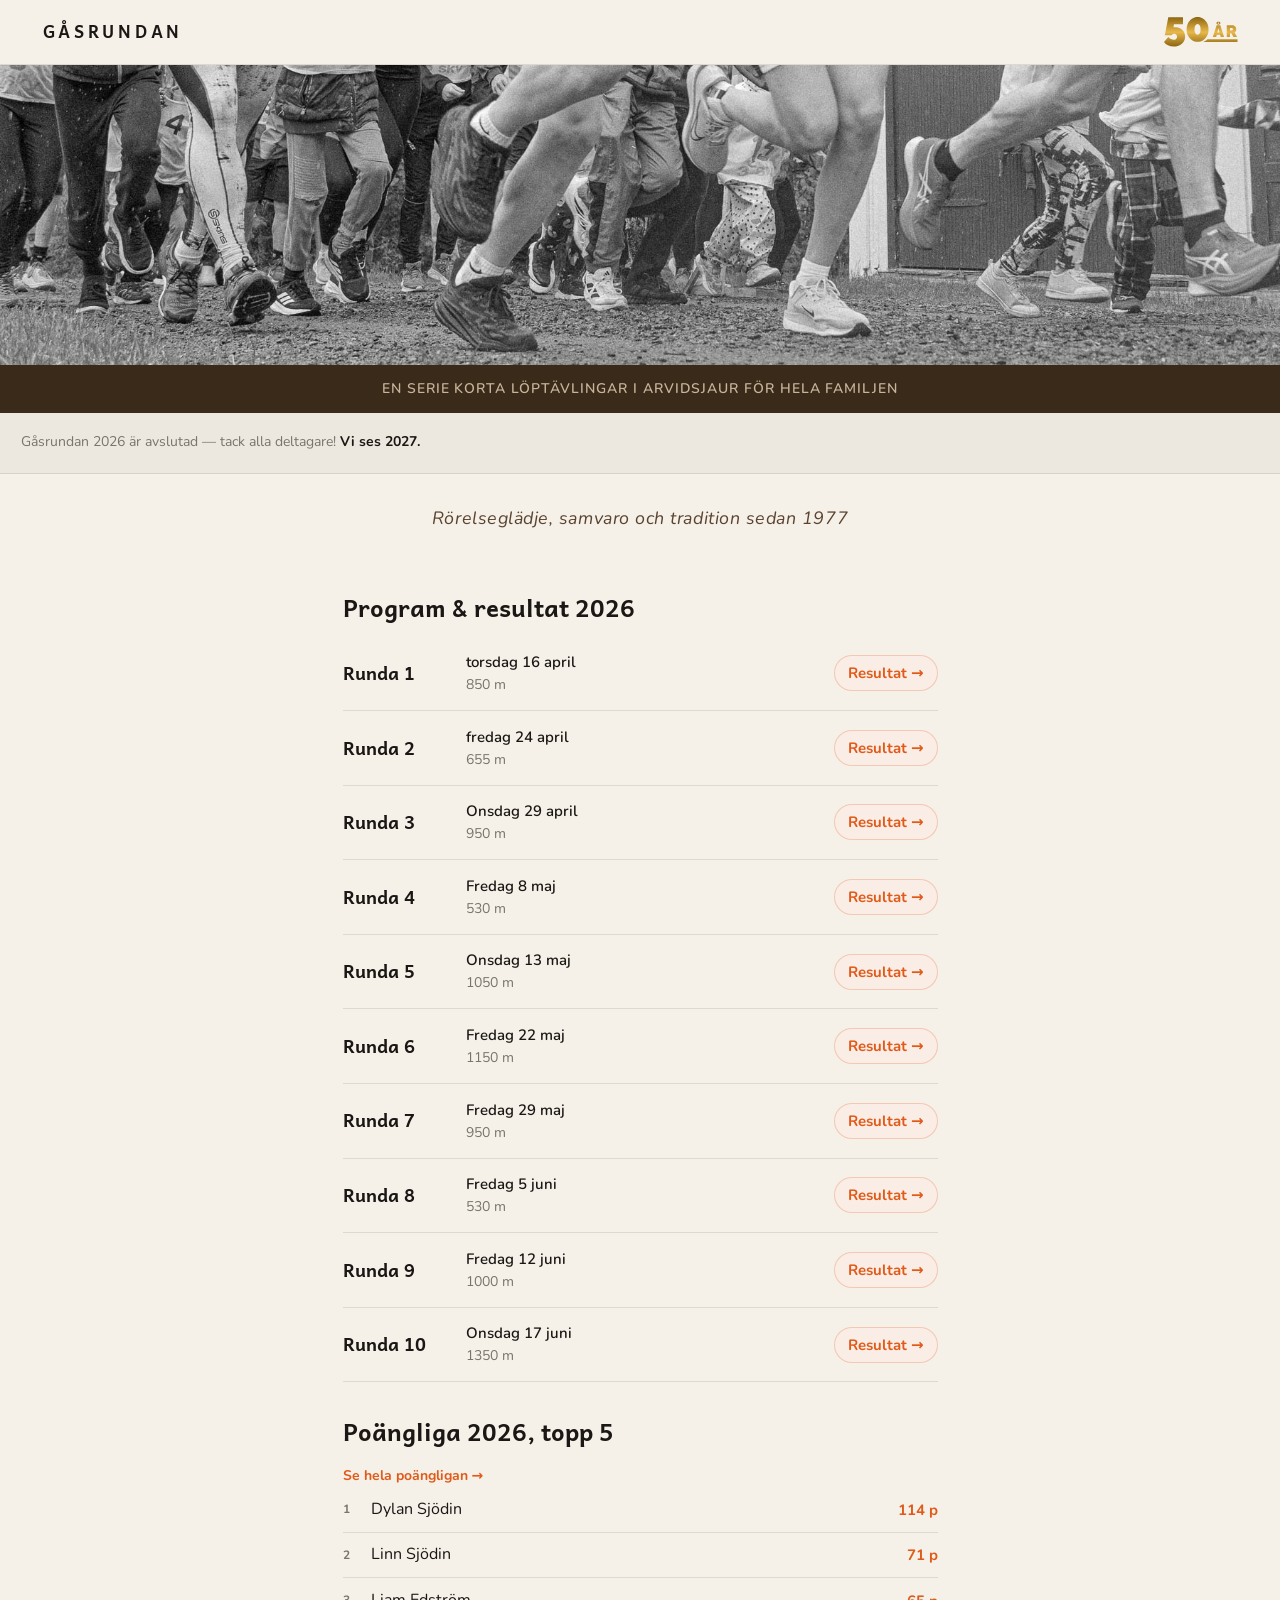
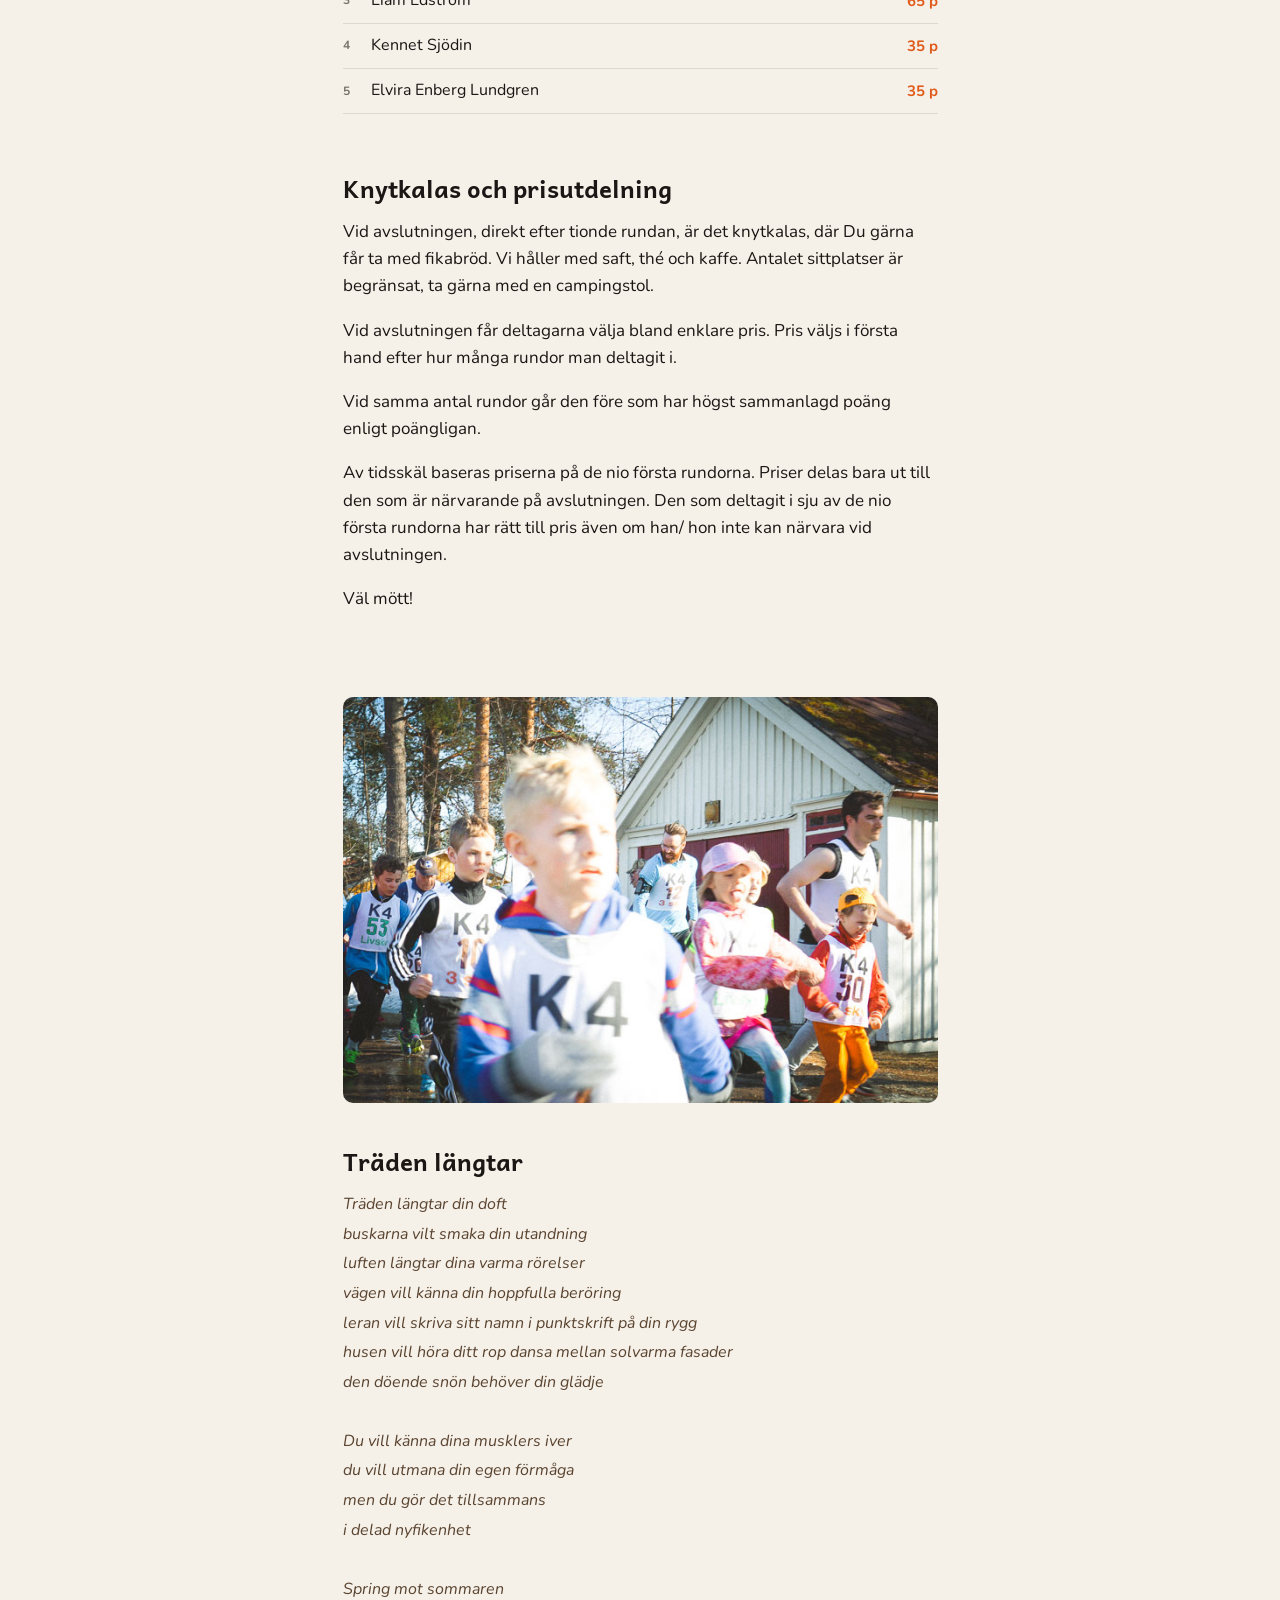
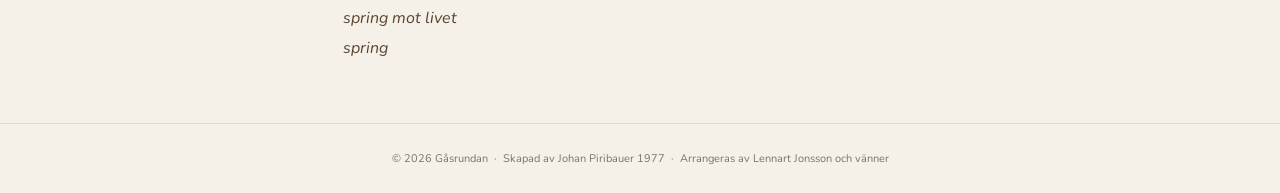
<file: index.html>
<!DOCTYPE html>
<html lang="sv">
<head>
  <meta charset="UTF-8">
  <meta name="viewport" content="width=device-width, initial-scale=1.0">
  <title>Gåsrundan 2026</title>
  <meta name="description" content="Gåsrundan 2026 – 50-årsjubileum! En serie korta löptävlingar för alla åldrar och utan kostnad.">
  <link rel="stylesheet" href="css/gasrundan.css">
</head>
<body>

<header>
  <div class="topbar">
    <span class="logo">Gåsrundan</span>
    <img src="img/gasrundan-50.svg" alt="50 år" class="jubileum-emblem-img">
  </div>
  <div class="photo-band">
  <img src="img/gasrundan-hero.jpg" alt="Löpare vid start av Gåsrundan">
</div>
  <div class="tagline-strip">
    En serie korta löptävlingar i Arvidsjaur för hela familjen
  </div>
</header>

<div id="hero-container"></div>

<div class="ingress">
  <p>Rörelseglädje, samvaro och tradition sedan 1977</p>
</div>

<main class="main">
  <h2 class="section-head">Program &amp; resultat 2026</h2>
  <div id="program-list" class="runda-list">
    <p class="loading">Laddar…</p>
  </div>

  <h2 class="section-head">
    Poängliga 2026, topp 5
  </h2>
  <a href="pongligan.html" style="font-size:14px;font-weight:700;color:var(--gc-orange);text-decoration:none;font-family:var(--gc-nunito);">Se hela poängligan →</a>
  <div id="standing-container">
    <p class="loading">Laddar…</p>
  </div>


  <section class="knytkalas-section">
  <h2 class="section-head">Knytkalas och prisutdelning</h2>
  <p>Vid avslutningen, direkt efter tionde rundan, är det knytkalas, där Du gärna
får ta med fikabröd. Vi håller med saft, thé och kaffe. Antalet sittplatser är
begränsat, ta gärna med en campingstol.</p>

  <p>Vid avslutningen får deltagarna välja bland enklare pris. Pris väljs i första
hand efter hur många rundor man deltagit i. </p>
<p>Vid samma antal rundor går den före som har högst sammanlagd poäng enligt
poängligan.</p>
<p>Av tidsskäl baseras priserna på de nio första rundorna. Priser delas bara ut till den som är närvarande på avslutningen.
Den som deltagit i sju av de nio första rundorna har rätt till pris även om han/
hon inte kan närvara vid avslutningen.</p>
<p>Väl mött!</p>

</section>

  


  <div class="poem-section">
    <img src="img/gasrundan-start.jpg" alt="Löpare vid start av Gåsrundan" class="content-photo"> 
  <h2 class="section-head">Träden längtar</h2>
  <div class="poem-body">Träden längtar din doft
buskarna vilt smaka din utandning
luften längtar dina varma rörelser
vägen vill känna din hoppfulla beröring
leran vill skriva sitt namn i punktskrift på din rygg
husen vill höra ditt rop dansa mellan solvarma fasader
den döende snön behöver din glädje

Du vill känna dina musklers iver
du vill utmana din egen förmåga
men du gör det tillsammans
i delad nyfikenhet

Spring mot sommaren
spring mot livet
spring</div>

</div>

</main>

<footer class="site-footer">
  © 2026 Gåsrundan &nbsp;·&nbsp; Skapad av Johan Piribauer 1977 &nbsp;·&nbsp; Arrangeras av Lennart Jonsson och vänner
</footer>

<script>

function formatDate(dateStr, dag) {
  const d = new Date(dateStr + 'T12:00:00');
  const months = ['januari','februari','mars','april','maj','juni','juli','augusti','september','oktober','november','december'];
  return dag + ' ' + d.getDate() + ' ' + months[d.getMonth()];
}

async function init() {
  let data;
  try {
    const res = await fetch('data/2026.json');
    if (!res.ok) throw new Error('HTTP ' + res.status);
    data = await res.json();
  } catch (e) {
    document.getElementById('program-list').innerHTML = '<p class="error-msg">Kunde inte ladda data.</p>';
    return;
  }

  const today = new Date();
  today.setHours(0, 0, 0, 0);

  // Find states — only first round without results & in future is "next"
  let nextAssigned = false;
  const states = data.rundor.map(r => {
    const hasResults = r.resultat && r.resultat.length > 0;
    const roundDate = new Date(r.datum + 'T00:00:00');
    if (hasResults) return 'done';
    if (!nextAssigned && roundDate >= today) {
      nextAssigned = true;
      return 'next';
    }
    return 'upcoming';
  });

  // Hero
  const nextIndex = states.indexOf('next');
  const heroEl = document.getElementById('hero-container');
  if (nextIndex >= 0) {
    const r = data.rundor[nextIndex];
    heroEl.innerHTML = `
      <div class="hero">
        <div class="hero-eyebrow">Nästa runda</div>
        <div class="hero-title">${formatDate(r.datum, r.dag)}</div>
        <div class="hero-sub" style="margin-bottom:1rem;">Runda ${r.nr} &nbsp;·&nbsp; ${r.stracka_meter} meter</div>
        <div style="display:flex;flex-direction:column;gap:4px;">
          <div class="hero-meta-item">${data.plats}</div>
          <div class="hero-meta-item">Start kl. ${data.start_tid} &nbsp;·&nbsp; Anmälan från ${data.anmalan_tid}</div>
        </div>
      </div>`;
  } else {
    heroEl.innerHTML = `
      <div class="hero-done">
        <p>Gåsrundan 2026 är avslutad — tack alla deltagare! <strong>Vi ses 2027.</strong></p>
      </div>`;
  }

  // Program list
  const listEl = document.getElementById('program-list');
  listEl.innerHTML = data.rundor.map((r, i) => {
    const state = states[i];
    const dateLabel = formatDate(r.datum, r.dag);
    if (state === 'done') {
      return `<a class="runda-row done" href="lopp.html?runda=${r.nr}">
        <div class="runda-nr">Runda ${r.nr}</div>
        <div class="runda-info">
          <div class="runda-dag">${dateLabel}</div>
          <div class="runda-dist">${r.stracka_meter} m</div>
        </div>
        <span class="result-pill">Resultat →</span>
      </a>`;
    }
   if (state === 'next') {
    return `<div class="runda-row next">
      <div class="runda-nr">Runda ${r.nr}</div>
      <div class="runda-info">
        <div class="runda-dag">${dateLabel}</div>
        <div class="runda-dist">${r.stracka_meter} m</div>
      </div>
      ${r.event ? `<span class="event-badge">${r.event}</span>` : '<span class="next-badge">Nästa</span>'}
    </div>`;
  }
  return `<div class="runda-row upcoming">
    <div class="runda-nr">Runda ${r.nr}</div>
    <div class="runda-info">
      <div class="runda-dag">${dateLabel}</div>
      <div class="runda-dist">${r.stracka_meter} m</div>
    </div>
    ${r.event ? `<span class="event-badge">${r.event}</span>` : ''}
  </div>`;
  }).join('');

  // Standings
  const standingEl = document.getElementById('standing-container');
  const stallning = data.stallning || [];

  if (!stallning.length) {
    standingEl.innerHTML = '<p class="standing-note">Inga rundor avklarade ännu — säsongen startar ' + formatDate(data.rundor[0].datum, data.rundor[0].dag) + '.</p>';
    return;
  }

  const top = stallning.slice(0, 5);
  standingEl.innerHTML = '<table class="standing-table">'
    + top.map(p =>
        `<tr><td>${p.plats}</td><td>${p.namn}</td><td>${Number.isInteger(p.poang) ? p.poang : p.poang.toFixed(1)} p</td></tr>`
      ).join('')
    + '</table>';
}

init();
</script>
</body>
</html>
</file>
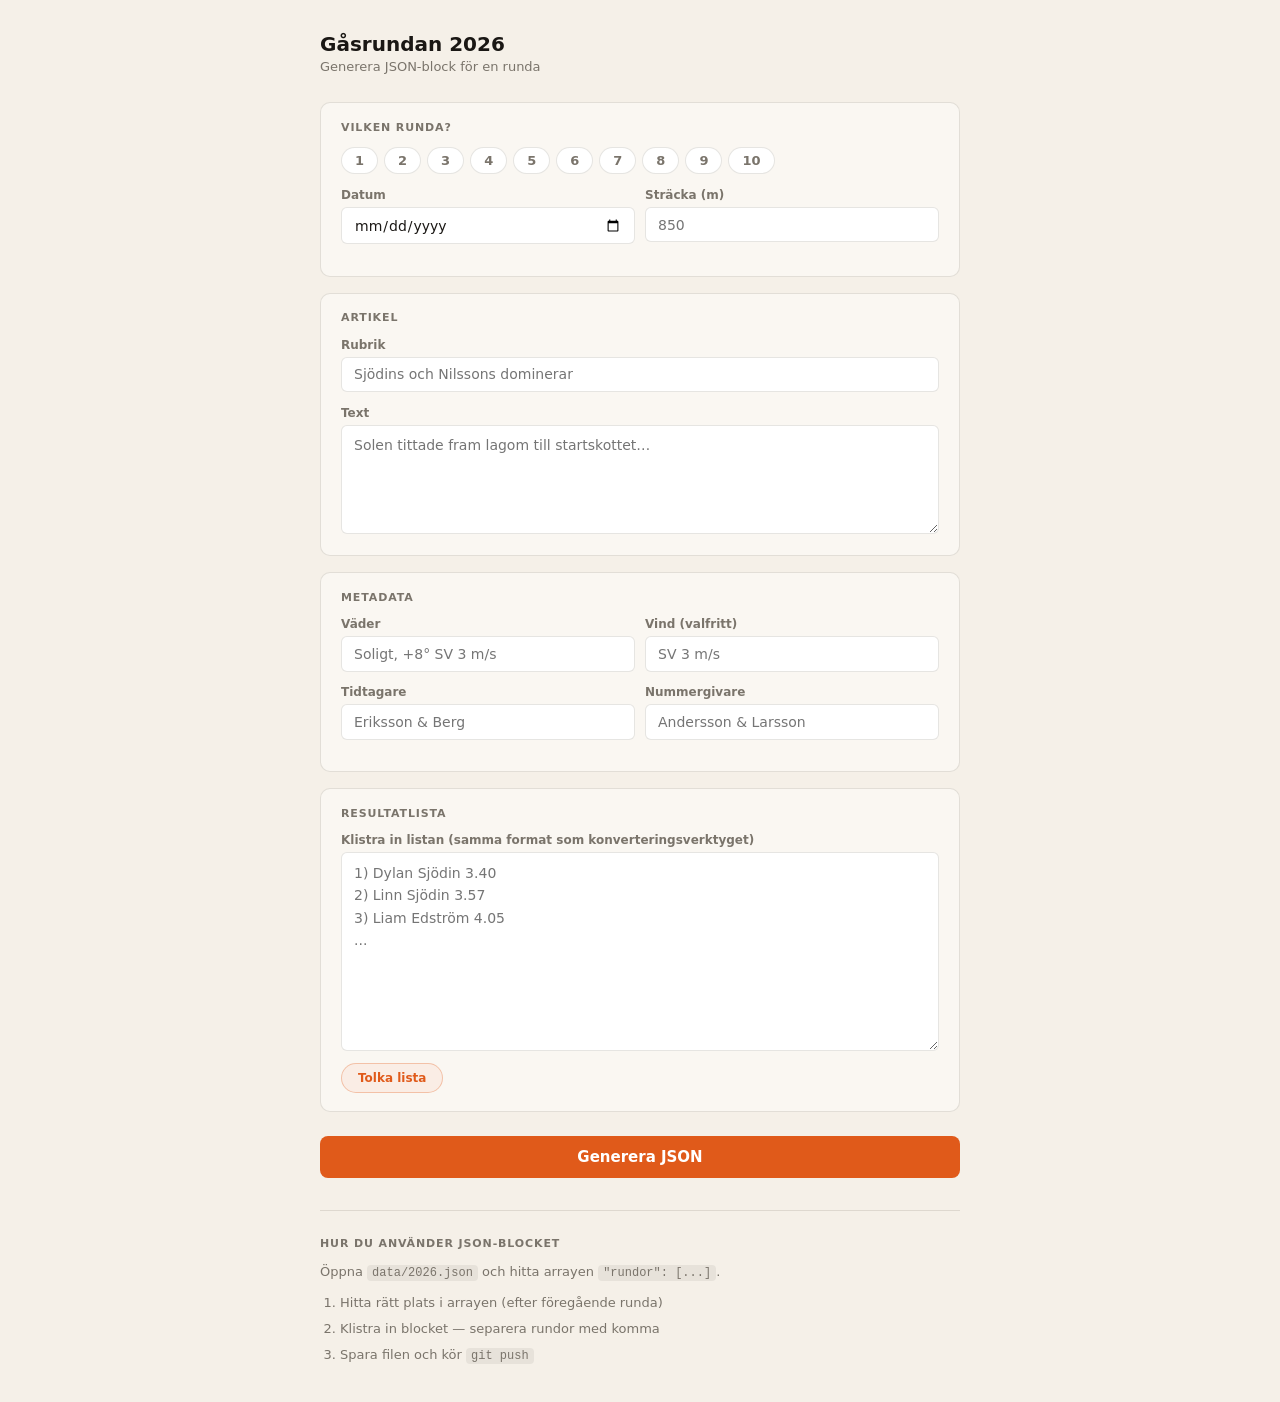
<file: gasrundan-json-generator.html>
<!DOCTYPE html>
<html lang="sv">
<head>
<meta charset="UTF-8">
<meta name="viewport" content="width=device-width, initial-scale=1.0">
<title>Gåsrundan — Generera JSON</title>
<style>
  :root {
    --orange: #E05A1A;
    --orange-light: #FAEDE5;
    --bg: #F5F0E8;
    --card: #FAF7F2;
    --text: #1A1714;
    --muted: #7A746B;
    --border: rgba(90,80,60,0.15);
    --green: #2a6b3a;
    --green-light: #eaf3de;
  }
  * { box-sizing: border-box; margin: 0; padding: 0; }
  body {
    font-family: system-ui, sans-serif;
    background: var(--bg); color: var(--text);
    font-size: 15px; padding: 2rem 1.25rem;
    max-width: 680px; margin: 0 auto;
  }
  h1 { font-size: 20px; font-weight: 700; margin-bottom: 0.2rem; }
  .sub { font-size: 13px; color: var(--muted); margin-bottom: 1.75rem; }

  .section {
    background: var(--card); border: 0.5px solid var(--border);
    border-radius: 10px; padding: 1.1rem 1.25rem; margin-bottom: 1rem;
  }
  .section-title {
    font-size: 11px; font-weight: 700; letter-spacing: 0.08em;
    text-transform: uppercase; color: var(--muted); margin-bottom: 0.85rem;
  }
  .field { margin-bottom: 0.85rem; }
  .field:last-child { margin-bottom: 0; }
  label {
    display: block; font-size: 12px; font-weight: 600;
    color: var(--muted); margin-bottom: 0.3rem;
  }
  input[type="text"], input[type="number"], input[type="date"], textarea, select {
    width: 100%; border: 0.5px solid var(--border);
    border-radius: 6px; padding: 0.55rem 0.75rem;
    font-size: 14px; font-family: inherit;
    background: #fff; color: var(--text);
  }
  textarea { resize: vertical; line-height: 1.6; }
  .row2 { display: grid; grid-template-columns: 1fr 1fr; gap: 10px; }
  .row3 { display: grid; grid-template-columns: auto 1fr 1fr; gap: 10px; align-items: end; }

  .runda-selector { display: flex; flex-wrap: wrap; gap: 6px; margin-bottom: 0.85rem; }
  .runda-btn {
    padding: 5px 13px; border-radius: 20px; font-size: 13px; font-weight: 600;
    cursor: pointer; border: 0.5px solid var(--border); background: #fff; color: var(--muted);
    font-family: inherit;
  }
  .runda-btn.active { background: var(--orange); color: #fff; border-color: var(--orange); }

  .parse-btn {
    margin-top: 0.5rem; padding: 0.45rem 1rem; border-radius: 20px;
    font-size: 12px; font-weight: 700; cursor: pointer;
    background: var(--orange-light); color: var(--orange);
    border: 0.5px solid rgba(224,90,26,0.3); font-family: inherit;
  }
  .warn {
    font-size: 12px; color: #8a5f00; background: #fff8ec;
    border: 0.5px solid #e8c87a; border-radius: 6px;
    padding: 5px 9px; margin-top: 6px;
  }
  .parsed-count { font-size: 12px; color: var(--green); margin-top: 6px; font-style: italic; }

  .generate-btn {
    width: 100%; padding: 0.75rem; border-radius: 8px;
    font-size: 15px; font-weight: 700; cursor: pointer;
    background: var(--orange); color: #fff; border: none;
    font-family: inherit; margin: 0.5rem 0;
  }
  .generate-btn:hover { opacity: 0.88; }

  .output-section { margin-top: 1rem; }
  .output-header {
    display: flex; align-items: center;
    justify-content: space-between; margin-bottom: 0.5rem;
  }
  .output-label { font-size: 11px; font-weight: 700; letter-spacing: 0.08em; text-transform: uppercase; color: var(--muted); }
  .copy-btn {
    padding: 4px 14px; border-radius: 20px; font-size: 12px; font-weight: 700;
    cursor: pointer; background: var(--orange-light); color: var(--orange);
    border: 0.5px solid rgba(224,90,26,0.3); font-family: inherit;
  }
  pre {
    background: #1A1714; color: #F5F0E8;
    border-radius: 8px; padding: 1rem;
    font-size: 12px; line-height: 1.6;
    overflow-x: auto; white-space: pre;
  }
  .status { font-size: 13px; color: var(--muted); margin-top: 0.5rem; min-height: 1.4em; }
  .status.ok { color: var(--green); }

  hr { border: none; border-top: 0.5px solid var(--border); margin: 1.5rem 0; }
  .instructions { font-size: 13px; color: var(--muted); line-height: 1.7; }
  .instructions li { margin-left: 1.25rem; margin-bottom: 0.25rem; }
  code { font-size: 12px; background: rgba(0,0,0,0.06); padding: 1px 5px; border-radius: 4px; }
</style>
</head>
<body>

<h1>Gåsrundan 2026</h1>
<p class="sub">Generera JSON-block för en runda</p>

<!-- RUNDA -->
<div class="section">
  <div class="section-title">Vilken runda?</div>
  <div class="runda-selector" id="runda-selector"></div>
  <div class="row2">
    <div class="field">
      <label>Datum</label>
      <input type="date" id="datum">
    </div>
    <div class="field">
      <label>Sträcka (m)</label>
      <input type="number" id="stracka" placeholder="850">
    </div>
  </div>
</div>

<!-- ARTIKEL -->
<div class="section">
  <div class="section-title">Artikel</div>
  <div class="field">
    <label>Rubrik</label>
    <input type="text" id="rubrik" placeholder="Sjödins och Nilssons dominerar">
  </div>
  <div class="field">
    <label>Text</label>
    <textarea id="artikel" rows="4" placeholder="Solen tittade fram lagom till startskottet…"></textarea>
  </div>
</div>

<!-- METADATA -->
<div class="section">
  <div class="section-title">Metadata</div>
  <div class="row2">
    <div class="field">
      <label>Väder</label>
      <input type="text" id="vader" placeholder="Soligt, +8° SV 3 m/s">
    </div>
    <div class="field">
      <label>Vind (valfritt)</label>
      <input type="text" id="vind" placeholder="SV 3 m/s">
    </div>
  </div>
  <div class="row2">
    <div class="field">
      <label>Tidtagare</label>
      <input type="text" id="tidtagare" placeholder="Eriksson &amp; Berg">
    </div>
    <div class="field">
      <label>Nummergivare</label>
      <input type="text" id="nummergivare" placeholder="Andersson &amp; Larsson">
    </div>
  </div>
</div>

<!-- RESULTATLISTA -->
<div class="section">
  <div class="section-title">Resultatlista</div>
  <div class="field">
    <label>Klistra in listan (samma format som konverteringsverktyget)</label>
    <textarea id="resultat-raw" rows="8" placeholder="1) Dylan Sjödin 3.40&#10;2) Linn Sjödin 3.57&#10;3) Liam Edström 4.05&#10;..."></textarea>
    <button class="parse-btn" onclick="parseResults()">Tolka lista</button>
    <div id="parse-status"></div>
  </div>
</div>

<button class="generate-btn" onclick="generate()">Generera JSON</button>

<div class="output-section" id="output-section" style="display:none">
  <div class="output-header">
    <span class="output-label">JSON-block — kopiera in i 2026.json</span>
    <button class="copy-btn" onclick="copyJSON()">Kopiera</button>
  </div>
  <pre id="json-output"></pre>
  <div id="status" class="status"></div>
</div>

<hr>

<div class="instructions">
  <span style="display:block;font-size:11px;font-weight:700;letter-spacing:0.08em;text-transform:uppercase;color:var(--muted);margin-bottom:0.5rem;">Hur du använder JSON-blocket</span>
  Öppna <code>data/2026.json</code> och hitta arrayen <code>"rundor": [...]</code>.
  <ol style="margin-top:0.5rem;">
    <li>Hitta rätt plats i arrayen (efter föregående runda)</li>
    <li>Klistra in blocket — separera rundor med komma</li>
    <li>Spara filen och kör <code>git push</code></li>
  </ol>
</div>

<script>
// Season data 2026
const RUNDOR = [
  { nr: 1,  dag: 'Torsdag',  datum: '2026-04-16', stracka: 850  },
  { nr: 2,  dag: 'Fredag',   datum: '2026-04-24', stracka: 655  },
  { nr: 3,  dag: 'Onsdag',   datum: '2026-04-29', stracka: 951  },
  { nr: 4,  dag: 'Fredag',   datum: '2026-05-08', stracka: 530  },
  { nr: 5,  dag: 'Onsdag',   datum: '2026-05-13', stracka: 1050 },
  { nr: 6,  dag: 'Fredag',   datum: '2026-05-22', stracka: 1150 },
  { nr: 7,  dag: 'Fredag',   datum: '2026-05-29', stracka: 950  },
  { nr: 8,  dag: 'Fredag',   datum: '2026-06-05', stracka: 530  },
  { nr: 9,  dag: 'Fredag',   datum: '2026-06-12', stracka: 1000 },
  { nr: 10, dag: 'Onsdag',   datum: '2026-06-17', stracka: 1350 },
];

let parsedResults = [];
let activeRunda = null;

// Build runda selector
const sel = document.getElementById('runda-selector');
RUNDOR.forEach(r => {
  const btn = document.createElement('button');
  btn.className = 'runda-btn';
  btn.textContent = r.nr;
  btn.onclick = () => selectRunda(r.nr);
  sel.appendChild(btn);
});

function selectRunda(nr) {
  activeRunda = RUNDOR.find(r => r.nr === nr);
  document.querySelectorAll('.runda-btn').forEach((b, i) => {
    b.classList.toggle('active', RUNDOR[i].nr === nr);
  });
  document.getElementById('datum').value = activeRunda.datum;
  document.getElementById('stracka').value = activeRunda.stracka;
}

function parseResults() {
  const raw = document.getElementById('resultat-raw').value.trim();
  const lines = raw.split('\n').filter(l => l.trim());
  parsedResults = [];
  const warnings = [];
  let lastPlats = null;

  lines.forEach((line, i) => {
    line = line.trim();

    // Numbered line: "19) Sixten Almqvist 3.23"
    const mNr = line.match(/^(\d+)[.)]\s+(.+?)\s+([\d]+[.:,][\d]+)\s*$/);
    if (mNr) {
      lastPlats = parseInt(mNr[1]);
      parsedResults.push({
        plats: lastPlats,
        namn: mNr[2].trim(),
        tid: mNr[3].replace(',', '.').replace(':', '.')
      });
      return;
    }

    // Tied line with "och": "och Albin Sjögren Fjellner 3.23"
    const mOch = line.match(/^och\s+(.+?)\s+([\d]+[.:,][\d]+)\s*$/i);
    if (mOch && lastPlats !== null) {
      parsedResults.push({
        plats: lastPlats,
        namn: mOch[1].trim(),
        tid: mOch[2].replace(',', '.').replace(':', '.')
      });
      return;
    }

    // Tied line without number (just name + time): "Albin Sjögren Fjellner 3.23"
    const mTied = line.match(/^([^0-9].+?)\s+([\d]+[.:,][\d]+)\s*$/);
    if (mTied && lastPlats !== null) {
      parsedResults.push({
        plats: lastPlats,
        namn: mTied[1].trim(),
        tid: mTied[2].replace(',', '.').replace(':', '.')
      });
      return;
    }

    warnings.push('Rad ' + (i+1) + ' kunde inte tolkas: ' + line);
  });

  const st = document.getElementById('parse-status');
  let html = '';
  warnings.forEach(w => html += '<div class="warn">⚠ ' + w + '</div>');
  if (parsedResults.length) {
    html += '<div class="parsed-count">✓ ' + parsedResults.length + ' deltagare tolkade.</div>';
  }
  st.innerHTML = html;
}

function generate() {
  // Parse results if not done
  if (!parsedResults.length) parseResults();

  const nr = activeRunda ? activeRunda.nr : (parseInt(document.getElementById('stracka').value) || null);
  const datum = document.getElementById('datum').value;
  const stracka = parseInt(document.getElementById('stracka').value) || null;
  const rubrik = document.getElementById('rubrik').value.trim();
  const artikel = document.getElementById('artikel').value.trim();
  const vader = document.getElementById('vader').value.trim();
  const vind = document.getElementById('vind').value.trim();
  const tidtagare = document.getElementById('tidtagare').value.trim();
  const nummergivare = document.getElementById('nummergivare').value.trim();

  const obj = {};
  if (activeRunda) obj.nr = activeRunda.nr;
  obj.datum = datum || '';
  if (stracka) obj.stracka_meter = stracka;
  if (rubrik) obj.rubrik = rubrik;
  if (artikel) obj.artikel = artikel;
  if (vader) obj.vader = vader;
  if (vind) obj.vind = vind;
  if (tidtagare) obj.tidtagare = tidtagare;
  if (nummergivare) obj.nummergivare = nummergivare;
  obj.resultat = parsedResults;

  const json = JSON.stringify(obj, null, 2);
  document.getElementById('json-output').textContent = json;
  document.getElementById('output-section').style.display = 'block';
  document.getElementById('status').textContent = '';
  document.getElementById('output-section').scrollIntoView({ behavior: 'smooth' });
  window._json = json;
}

function copyJSON() {
  if (!window._json) return;
  const st = document.getElementById('status');
  navigator.clipboard.writeText(window._json).then(() => {
    st.textContent = '✓ Kopierat!';
    st.className = 'status ok';
  }).catch(() => {
    const ta = document.createElement('textarea');
    ta.value = window._json;
    document.body.appendChild(ta);
    ta.select();
    document.execCommand('copy');
    document.body.removeChild(ta);
    st.textContent = '✓ Kopierat!';
    st.className = 'status ok';
  });
}
</script>
</body>
</html>
</file>
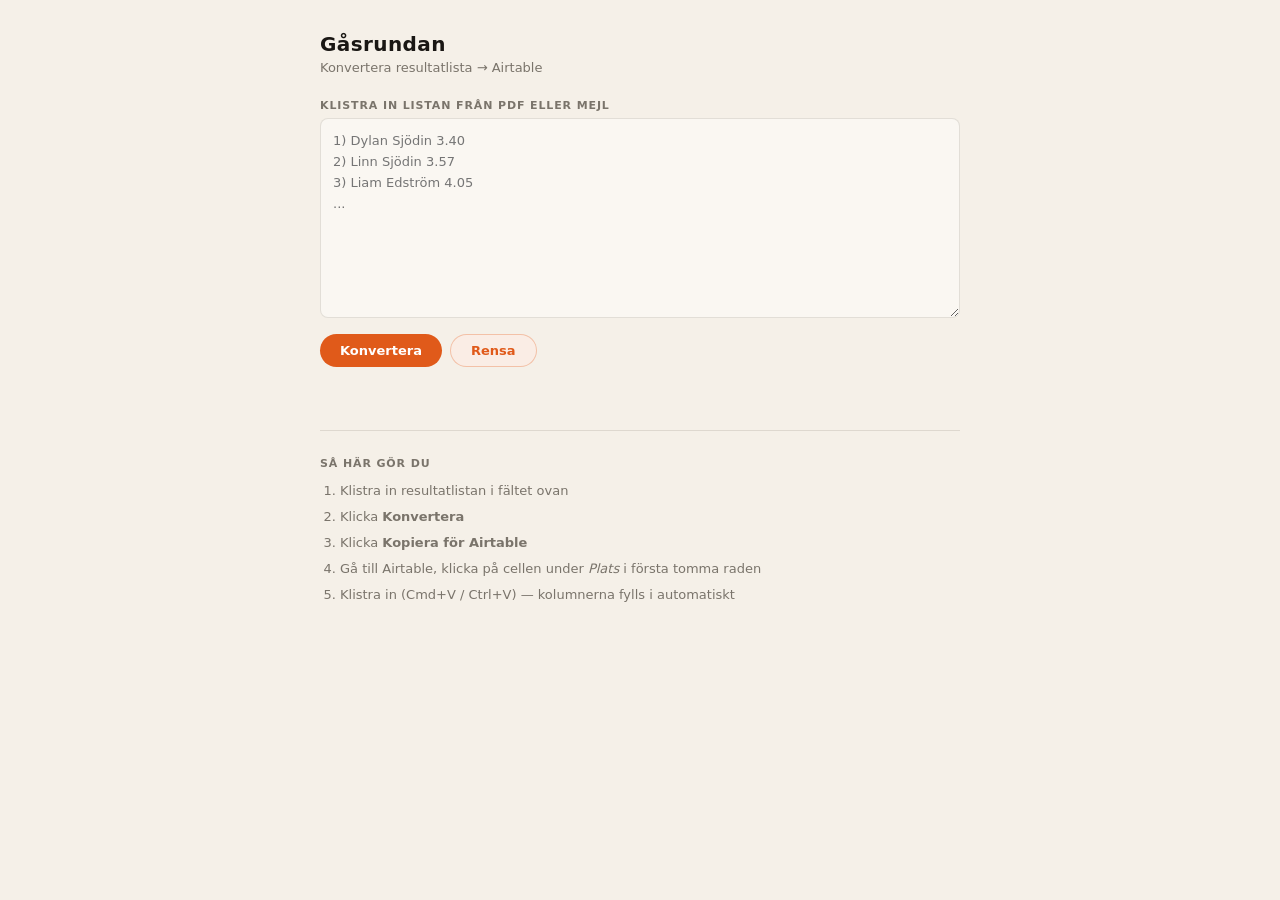
<file: gasrundan-konvertera.html>
<!DOCTYPE html>
<html lang="sv">
<head>
<meta charset="UTF-8">
<meta name="viewport" content="width=device-width, initial-scale=1.0">
<title>Gåsrundan — Konvertera resultatlista</title>
<style>
  :root {
    --orange: #E05A1A;
    --orange-light: #FAEDE5;
    --bg: #F5F0E8;
    --card: #FAF7F2;
    --text: #1A1714;
    --muted: #7A746B;
    --border: rgba(90,80,60,0.15);
  }
  * { box-sizing: border-box; margin: 0; padding: 0; }
  body {
    font-family: 'Nunito', system-ui, sans-serif;
    background: var(--bg); color: var(--text);
    font-size: 15px; padding: 2rem 1.25rem;
    max-width: 680px; margin: 0 auto;
  }
  h1 {
    font-size: 20px; font-weight: 700; margin-bottom: 0.25rem;
    letter-spacing: 0.02em;
  }
  .sub { font-size: 13px; color: var(--muted); margin-bottom: 1.5rem; }
  .label {
    display: block; font-size: 11px; font-weight: 700;
    letter-spacing: 0.08em; text-transform: uppercase;
    color: var(--muted); margin-bottom: 0.4rem;
  }
  textarea {
    width: 100%; border: 0.5px solid var(--border);
    border-radius: 8px; padding: 0.75rem;
    font-size: 13px; font-family: inherit;
    background: var(--card); color: var(--text);
    resize: vertical; min-height: 200px;
    line-height: 1.6;
  }
  .btn-row { display: flex; gap: 8px; margin: 0.75rem 0 1.25rem; }
  button {
    padding: 0.5rem 1.25rem; border-radius: 20px;
    font-size: 13px; font-weight: 700; cursor: pointer;
    font-family: inherit; transition: opacity 0.15s;
  }
  button:hover { opacity: 0.85; }
  .btn-primary { background: var(--orange); color: #fff; border: none; }
  .btn-secondary { background: var(--orange-light); color: var(--orange); border: 0.5px solid rgba(224,90,26,0.3); }
  .btn-small { font-size: 11px; padding: 4px 12px; }

  .output-wrap { margin-top: 0.5rem; }
  .output-header {
    display: flex; align-items: center;
    justify-content: space-between; margin-bottom: 0.6rem;
  }
  .output-label { font-size: 11px; font-weight: 700; letter-spacing: 0.08em; text-transform: uppercase; color: var(--muted); }

  table { width: 100%; border-collapse: collapse; font-size: 14px; }
  th {
    text-align: left; font-size: 10px; font-weight: 700;
    letter-spacing: 0.08em; text-transform: uppercase;
    color: var(--muted); padding: 0.4rem 0.6rem;
    border-bottom: 0.5px solid var(--border);
  }
  td { padding: 0.5rem 0.6rem; border-bottom: 0.5px solid var(--border); }
  tr:nth-child(even) td { background: rgba(0,0,0,0.025); }
  .tid { font-family: monospace; font-size: 13px; }

  .warn {
    font-size: 12px; color: #8a5f00;
    background: #fff8ec; border: 0.5px solid #e8c87a;
    border-radius: 6px; padding: 6px 10px; margin-bottom: 6px;
  }
  .status {
    font-size: 13px; color: var(--muted);
    margin-top: 0.75rem; font-style: italic; min-height: 1.4em;
  }
  .status.ok { color: #2a6b3a; font-style: normal; }

  hr { border: none; border-top: 0.5px solid var(--border); margin: 1.5rem 0; }

  .instructions {
    font-size: 13px; color: var(--muted); line-height: 1.7;
  }
  .instructions li { margin-left: 1.25rem; margin-bottom: 0.25rem; }
</style>
</head>
<body>

<h1>Gåsrundan</h1>
<p class="sub">Konvertera resultatlista → Airtable</p>

<span class="label">Klistra in listan från PDF eller mejl</span>
<textarea id="input" placeholder="1) Dylan Sjödin 3.40
2) Linn Sjödin 3.57
3) Liam Edström 4.05
..."></textarea>

<div class="btn-row">
  <button class="btn-primary" onclick="convert()">Konvertera</button>
  <button class="btn-secondary" onclick="reset()">Rensa</button>
</div>

<div id="out" class="output-wrap"></div>
<div id="status" class="status"></div>

<hr>

<div class="instructions">
  <span class="label">Så här gör du</span>
  <ol>
    <li>Klistra in resultatlistan i fältet ovan</li>
    <li>Klicka <strong>Konvertera</strong></li>
    <li>Klicka <strong>Kopiera för Airtable</strong></li>
    <li>Gå till Airtable, klicka på cellen under <em>Plats</em> i första tomma raden</li>
    <li>Klistra in (Cmd+V / Ctrl+V) — kolumnerna fylls i automatiskt</li>
  </ol>
</div>

<script>
function convert() {
  const raw = document.getElementById('input').value.trim();
  if (!raw) return;

  const lines = raw.split('\n').filter(l => l.trim());
  const rows = [];
  const warnings = [];

  lines.forEach((line, i) => {
    line = line.trim();
    const m = line.match(/^(\d+)[.)]\s+(.+?)\s+([\d]+[.:,][\d]+)\s*$/);
    if (!m) {
      warnings.push('Rad ' + (i + 1) + ' kunde inte tolkas: ' + line);
      return;
    }
    const plats = parseInt(m[1]);
    const namn = m[2].trim();
    const tid = m[3].replace(',', '.').replace(':', '.');
    rows.push({ plats, namn, tid });
  });

  if (!rows.length) {
    document.getElementById('status').textContent = 'Inga rader kunde tolkas — kontrollera formatet.';
    return;
  }

  let html = '<div class="output-header">'
    + '<span class="output-label">' + rows.length + ' deltagare</span>'
    + '<button class="btn-secondary btn-small" onclick="copyTSV()">Kopiera för Airtable</button>'
    + '</div>';

  warnings.forEach(w => html += '<div class="warn">⚠ ' + w + '</div>');

  html += '<table><thead><tr><th>Plats</th><th>Namn</th><th>Tid</th></tr></thead><tbody>';
  rows.forEach(r => {
    html += '<tr><td>' + r.plats + '</td><td>' + r.namn + '</td><td class="tid">' + r.tid + '</td></tr>';
  });
  html += '</tbody></table>';

  document.getElementById('out').innerHTML = html;
  document.getElementById('status').textContent = '';

  window._tsv = 'Plats\tNamn\tTid\n' + rows.map(r => r.plats + '\t' + r.namn + '\t' + r.tid).join('\n');
}

function copyTSV() {
  if (!window._tsv) return;
  const st = document.getElementById('status');
  navigator.clipboard.writeText(window._tsv).then(() => {
    st.textContent = '✓ Kopierat! Klistra in i Airtable.';
    st.className = 'status ok';
  }).catch(() => {
    const ta = document.createElement('textarea');
    ta.value = window._tsv;
    document.body.appendChild(ta);
    ta.select();
    document.execCommand('copy');
    document.body.removeChild(ta);
    st.textContent = '✓ Kopierat! Klistra in i Airtable.';
    st.className = 'status ok';
  });
}

function reset() {
  document.getElementById('input').value = '';
  document.getElementById('out').innerHTML = '';
  const st = document.getElementById('status');
  st.textContent = '';
  st.className = 'status';
  window._tsv = null;
}
</script>
</body>
</html>
</file>
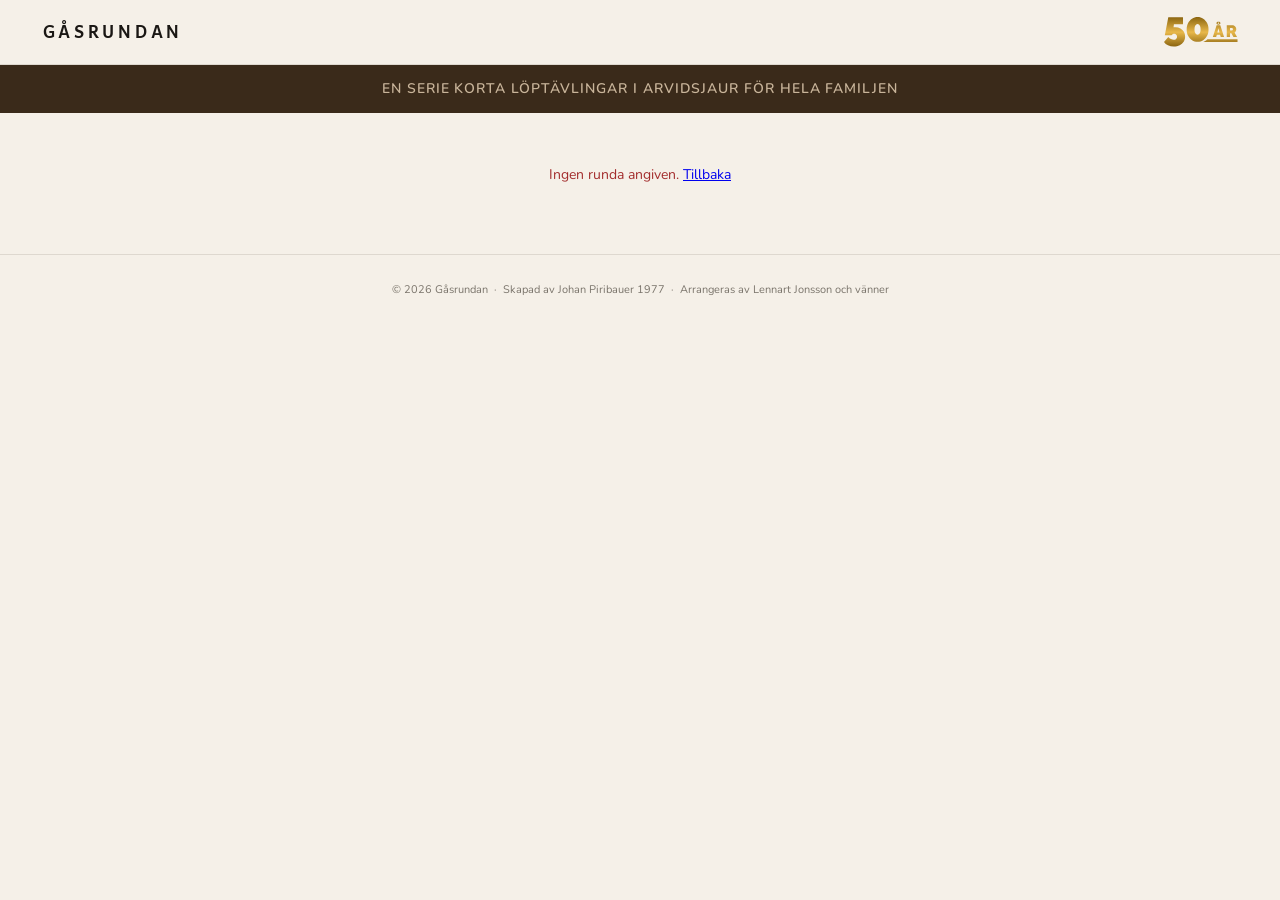
<file: lopp.html>
<!DOCTYPE html>
<html lang="sv">
<head>
  <meta charset="UTF-8">
  <meta name="viewport" content="width=device-width, initial-scale=1.0">
  <title>Gåsrundan 2026</title>
  <meta name="description" content="Resultat från Gåsrundan 2026.">
  <link rel="stylesheet" href="css/gasrundan.css">
</head>
<body>

<header>
<div class="topbar">
    <span class="logo"><a href="index.html" class="logo-link">Gåsrundan</a></span>
     <img src="img/gasrundan-50.svg" alt="50 år" class="jubileum-emblem-img">
  </div>
  <div class="tagline-strip">
    En serie korta löptävlingar i Arvidsjaur för hela familjen
  </div>
</header>

<div id="sub-nav-container" class="sub-nav-container"></div>
<main class="main main--wide" id="main-content">
  <p class="loading">Laddar…</p>
</main>

<footer class="site-footer">
  © 2026 Gåsrundan &nbsp;·&nbsp; Skapad av Johan Piribauer 1977 &nbsp;·&nbsp; Arrangeras av Lennart Jonsson och vänner
</footer>

<script>
function formatDate(dateStr, dag) {
  const d = new Date(dateStr + 'T12:00:00');
  const months = ['januari','februari','mars','april','maj','juni','juli','augusti','september','oktober','november','december'];
  return dag + ' ' + d.getDate() + ' ' + months[d.getMonth()] + ' 2026';
}

function formatPlats(plats) {
  return String(plats).padStart(2, '0') + ')';
}

function scrollSubNavToActive() {
  const pills = document.querySelector('.sub-nav');
  const active = pills && pills.querySelector('.sub-nav-pill.active');
  if (active && pills) {
    pills.scrollLeft = active.offsetLeft - 22;
  }
}

async function init() {
  const params = new URLSearchParams(window.location.search);
  const nr = parseInt(params.get('runda'));
  const main = document.getElementById('main-content');

  if (!nr || isNaN(nr)) {
    main.innerHTML = '<p class="error-msg">Ingen runda angiven. <a href="index.html">Tillbaka</a></p>';
    return;
  }

  let data;
  try {
    const res = await fetch('data/2026.json');
    if (!res.ok) throw new Error('HTTP ' + res.status);
    data = await res.json();
  } catch (e) {
    main.innerHTML = '<p class="error-msg">Kunde inte ladda data.</p>';
    return;
  }

  const runda = data.rundor.find(r => r.nr === nr);
  if (!runda) {
    main.innerHTML = '<p class="error-msg">Runda ' + nr + ' hittades inte. <a href="index.html">Tillbaka</a></p>';
    return;
  }

  document.title = 'Runda ' + runda.nr + ' – Gåsrundan 2026';

  const hasResults = runda.resultat && runda.resultat.length > 0;
  const prevRunda  = data.rundor.find(r => r.nr === nr - 1);
  const nextRunda  = data.rundor.find(r => r.nr === nr + 1);

  // ── Sub-nav ──
  const pills = data.rundor.map(r => {
    const isActive = r.nr === nr;
    const haRes = r.resultat && r.resultat.length > 0;
    const cls = ['sub-nav-pill', isActive ? 'active' : '', (!haRes && !isActive) ? 'no-results' : ''].filter(Boolean).join(' ');
    return `<a class="${cls}" href="lopp.html?runda=${r.nr}">Runda ${r.nr}</a>`;
  }).join('') + `<a class="sub-nav-pill" href="pongligan.html">Poängliga</a>`;

  const prevLink = prevRunda
    ? `<a class="sub-nav-arrow" href="lopp.html?runda=${prevRunda.nr}">&#8249;</a>`
    : `<span class="sub-nav-arrow disabled">&#8249;</span>`;
  const nextLink = nextRunda
    ? `<a class="sub-nav-arrow" href="lopp.html?runda=${nextRunda.nr}">&#8250;</a>`
    : `<span class="sub-nav-arrow disabled">&#8250;</span>`;

  const subNavHTML = `
    <nav class="sub-nav">
      ${prevLink}
      <div class="sub-nav-pills">${pills}</div>
      ${nextLink}
    </nav>`;

  // ── Intro: eyebrow + rubrik (full bredd) ──
  const introHTML = `
    <div class="res-intro">
      <div class="res-eyebrow">Runda ${runda.nr} &nbsp;·&nbsp; ${formatDate(runda.datum, runda.dag)}</div>
      <h1 class="res-title">${runda.rubrik || 'Runda ' + runda.nr}</h1>
    </div>`;

  // ── Artikel ──
  const artikelHTML = runda.artikel
    ? `<div class="res-article-area">${runda.artikel.split('\n').filter(s => s.trim()).map(s => `<p class="res-article">${s}</p>`).join('')}</div>`
    : `<div class="res-article-area"></div>`;

// ── Meta ──
  const hasVader   = runda.vader;
  const hasSnodjup = runda.snodjup;
  const hasPersInfo = runda.tidtagare || runda.nummergivare;
  const metaHTML = `
    <div class="res-meta-col">
      <div class="meta-row">
        <div class="meta-box">
          <div class="meta-item"><div class="meta-label">Bana</div><div class="meta-value">${runda.stracka_meter} m</div></div>
          ${hasVader   ? `<div class="meta-item"><div class="meta-label">Väder</div><div class="meta-value">${runda.vader}</div></div>` : ''}
          ${hasSnodjup ? `<div class="meta-item"><div class="meta-label">Snödjup</div><div class="meta-value">${runda.snodjup}</div></div>` : ''}
        </div>
        ${hasPersInfo ? `
        <div class="meta-box">
          ${runda.tidtagare    ? `<div class="meta-item"><div class="meta-label">Tidtagare</div><div class="meta-value">${runda.tidtagare}</div></div>` : ''}
          ${runda.nummergivare ? `<div class="meta-item"><div class="meta-label">Nummergivare</div><div class="meta-value">${runda.nummergivare}</div></div>` : ''}
        </div>` : ''}
      </div>
    </div>`;

  // ── Resultatlista ──
  const resultsHTML = hasResults
    ? `<div class="results-title">Resultat Gåsrunda ${runda.nr}, 2026</div>
       ${runda.resultat.map(p => `
         <div class="result-row">
           <span class="res-nr">${formatPlats(p.plats)}</span>
           <span class="res-name">${p.namn}</span>
           <span class="res-tid">${p.tid}</span>
         </div>`).join('')}`
    : `<p class="standing-note">Resultaten är inte publicerade ännu — kom tillbaka senare!</p>`;

  document.getElementById('sub-nav-container').innerHTML = subNavHTML;
  scrollSubNavToActive();
main.innerHTML = introHTML + `
    <div class="res-desktop-wrap">
      ${artikelHTML}
      ${metaHTML}
      <div class="res-results-area">${resultsHTML}</div>
    </div>`;
}

init();
</script>
</body>
</html>
</file>
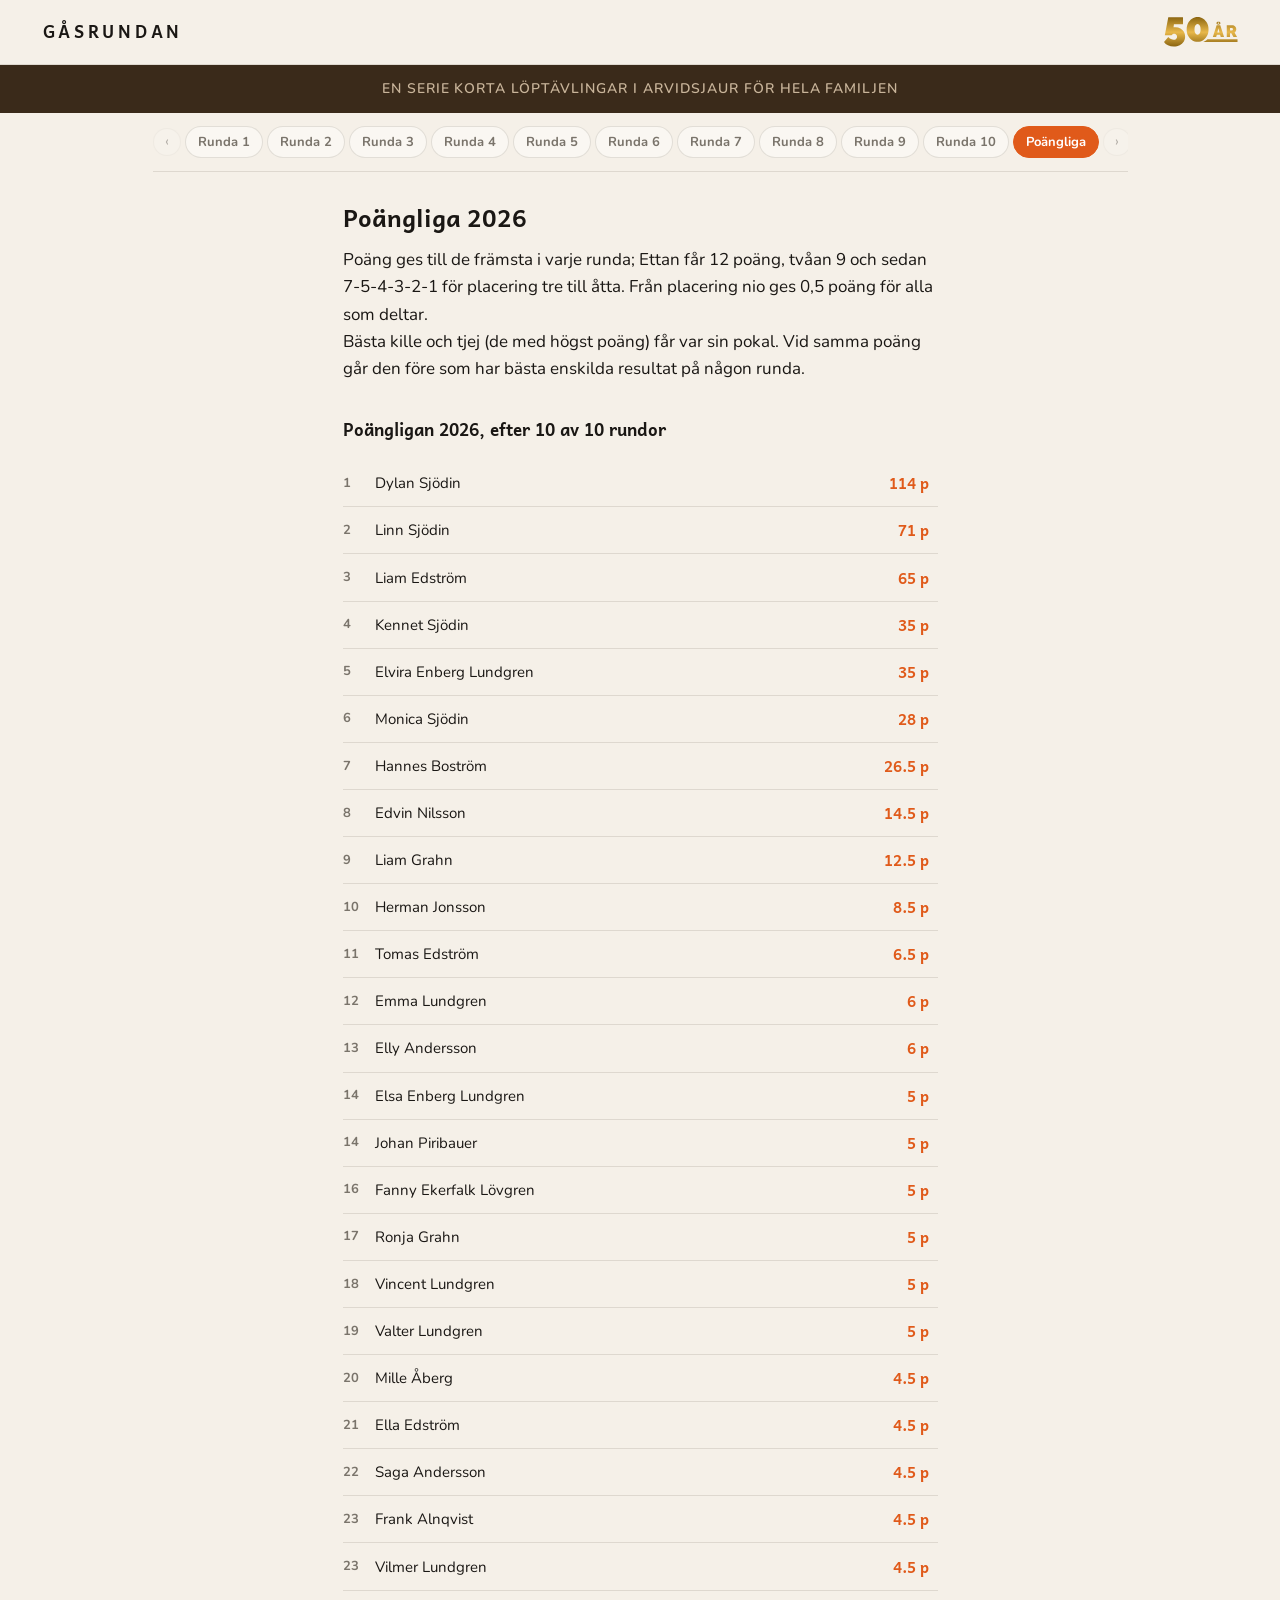
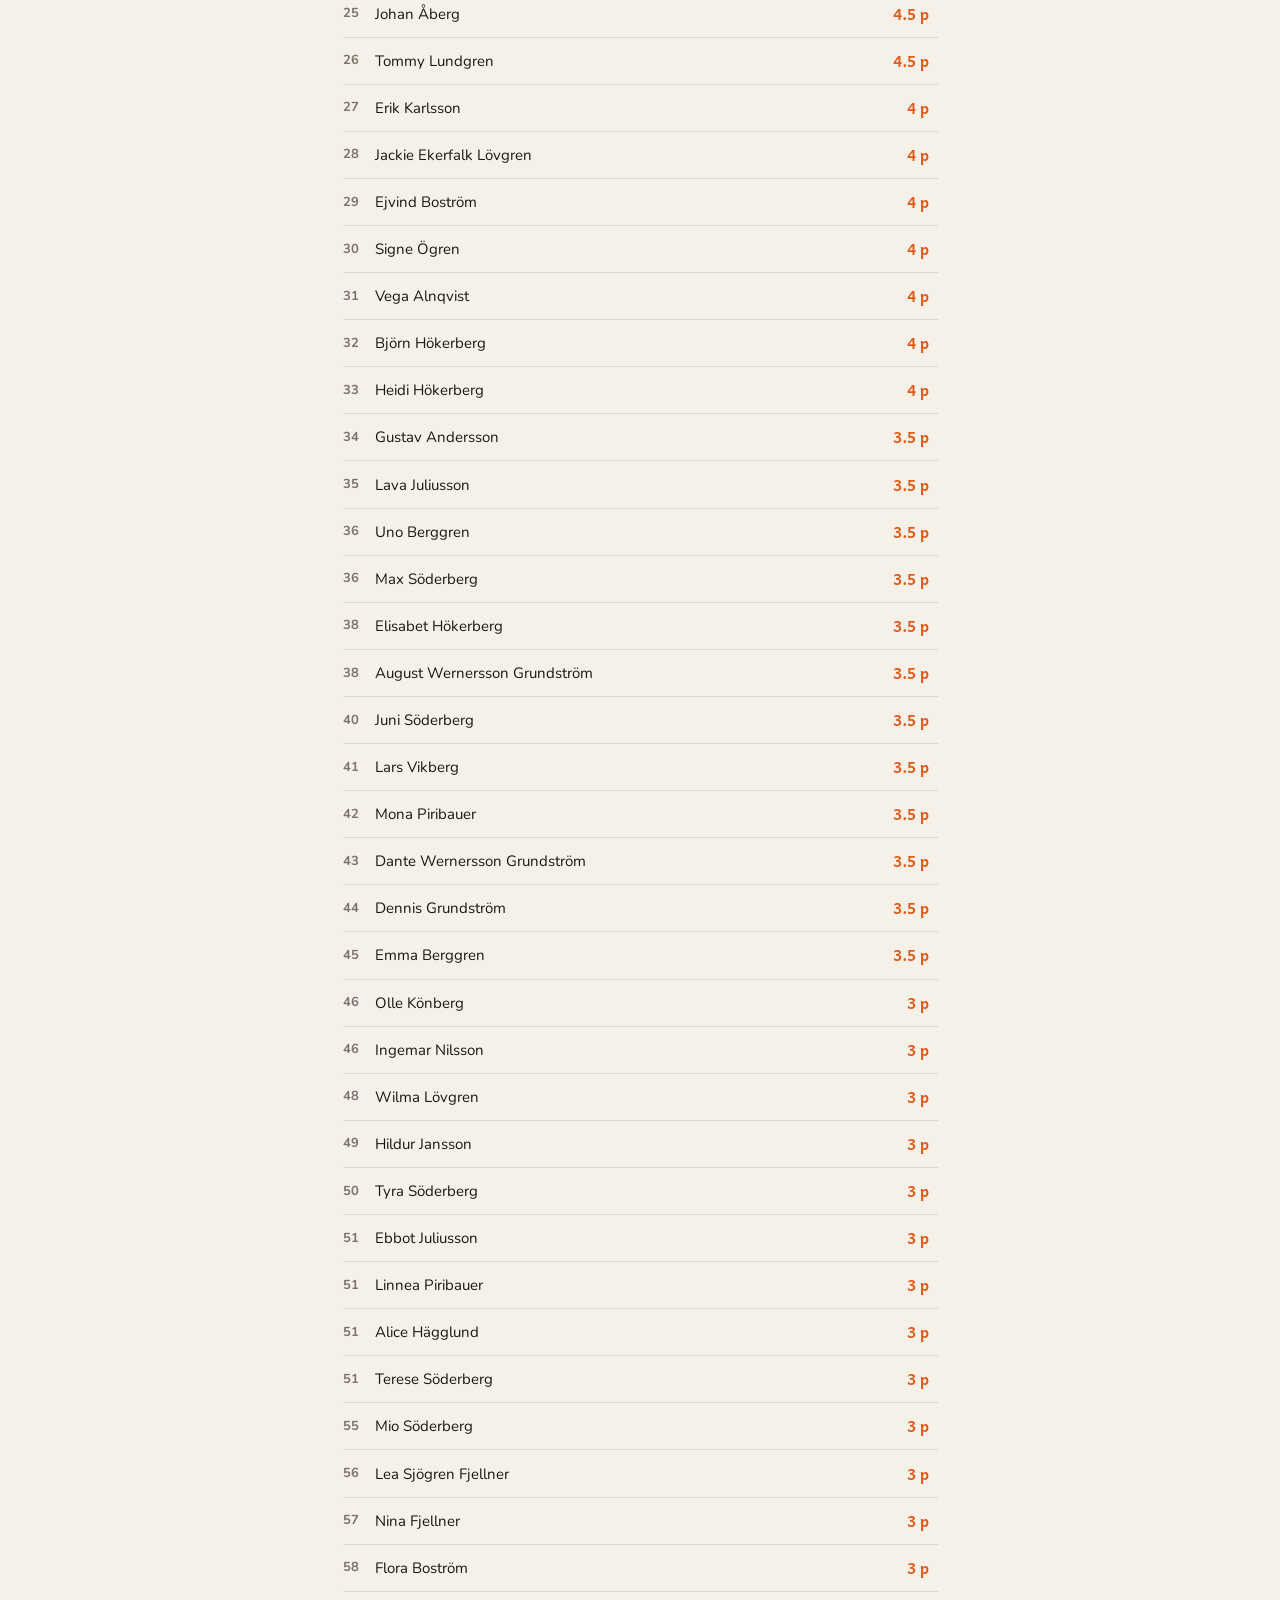
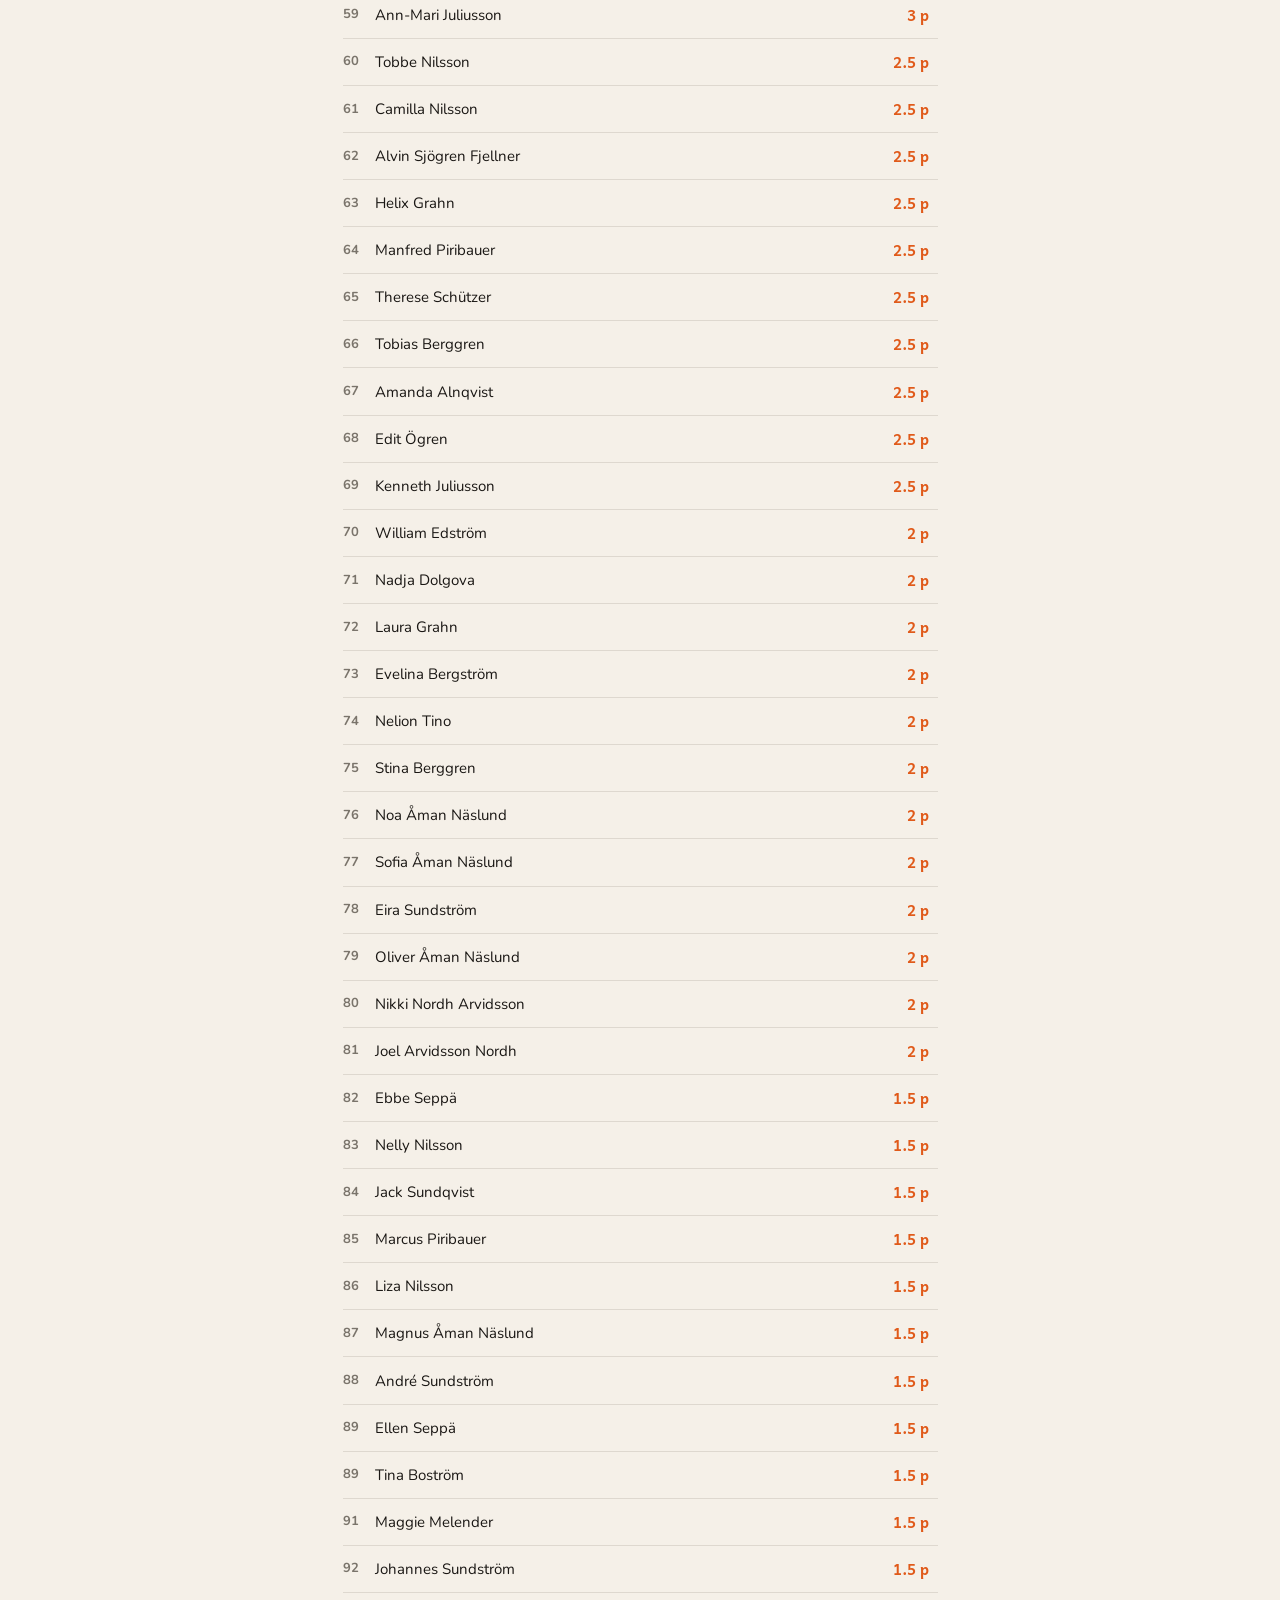
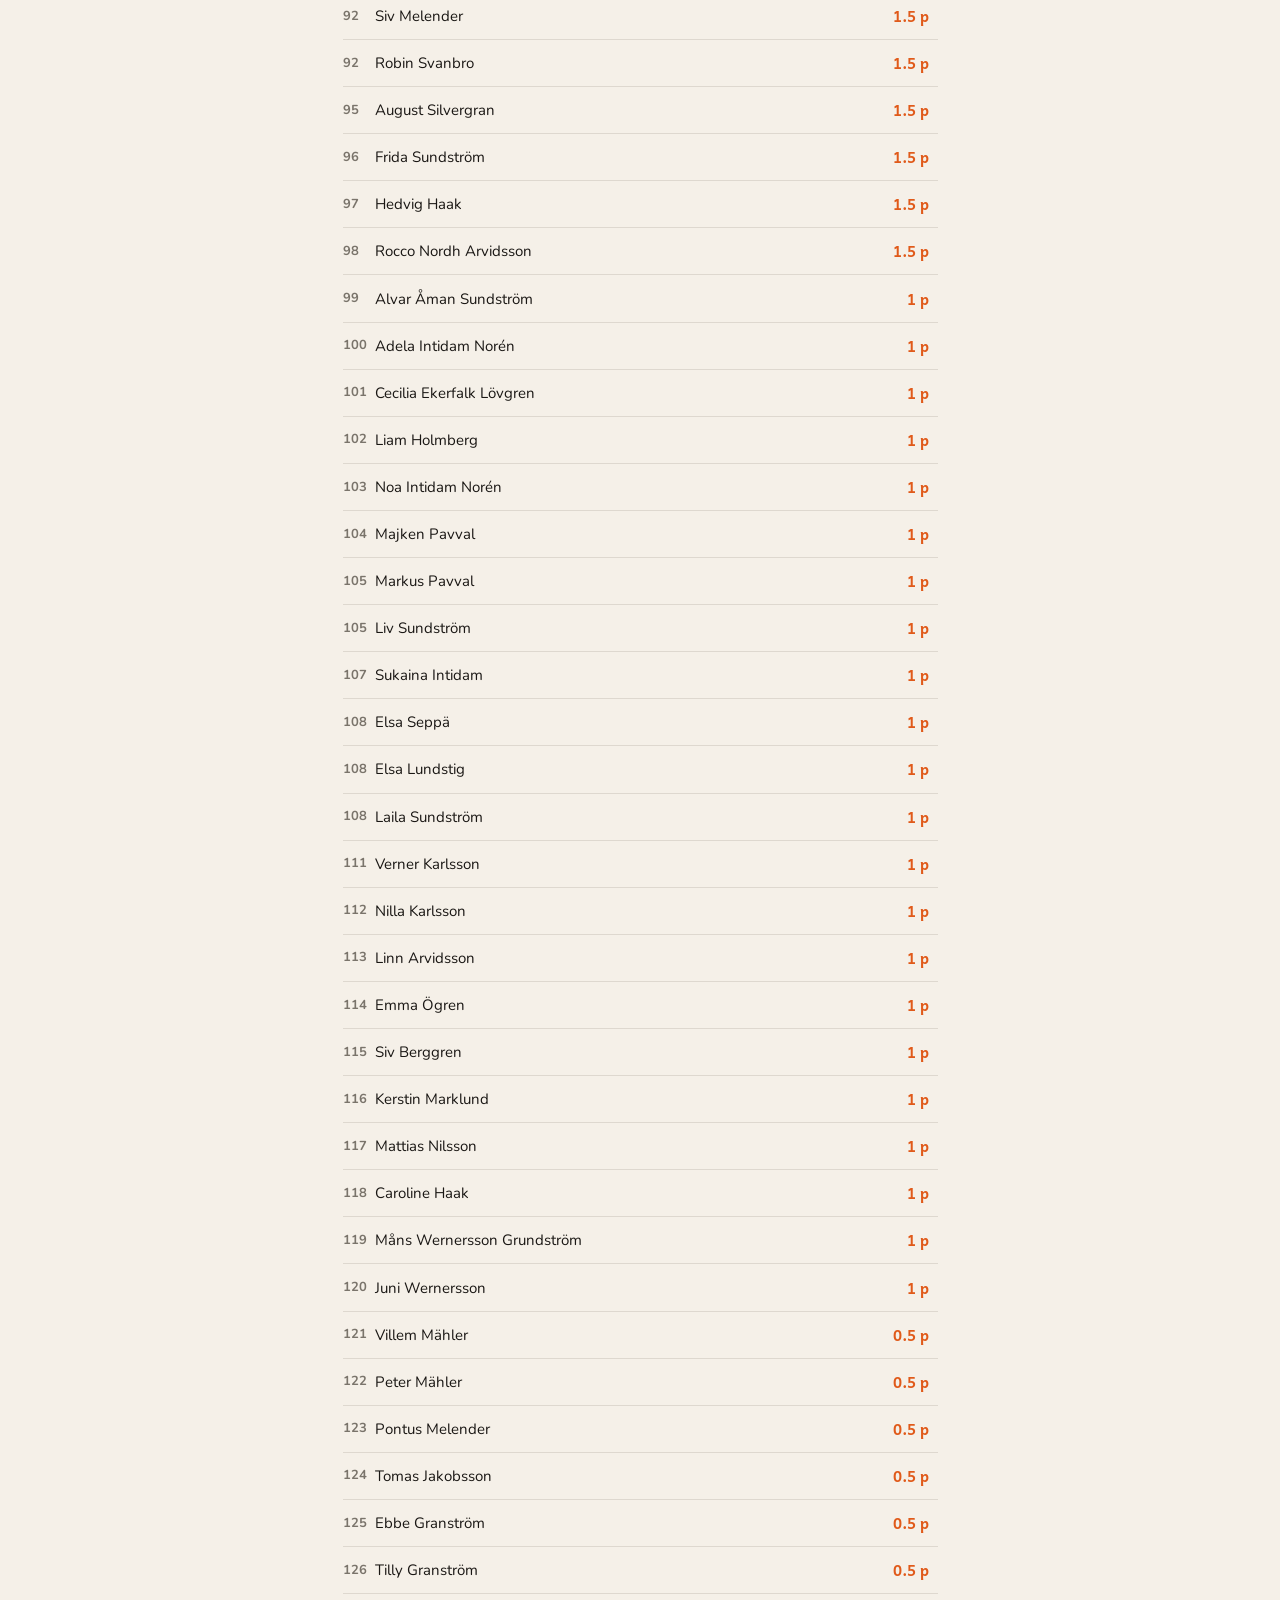
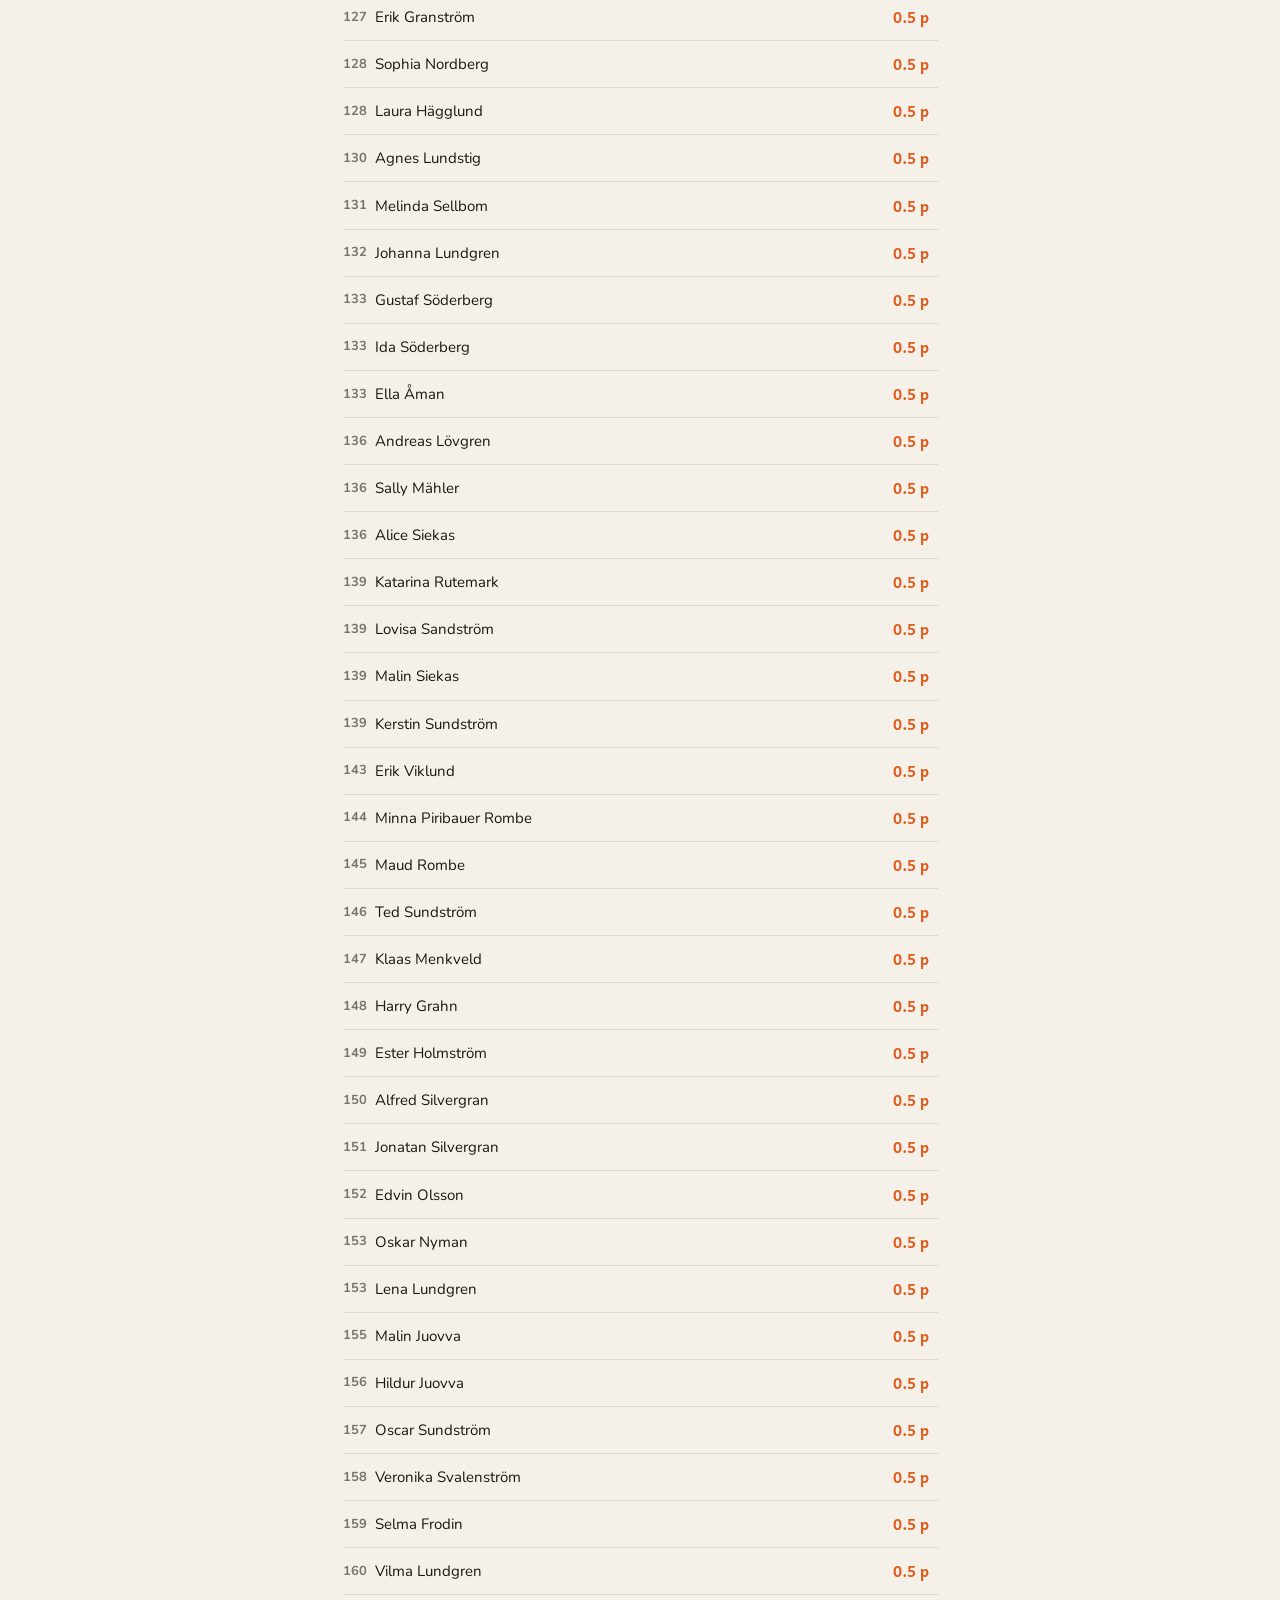
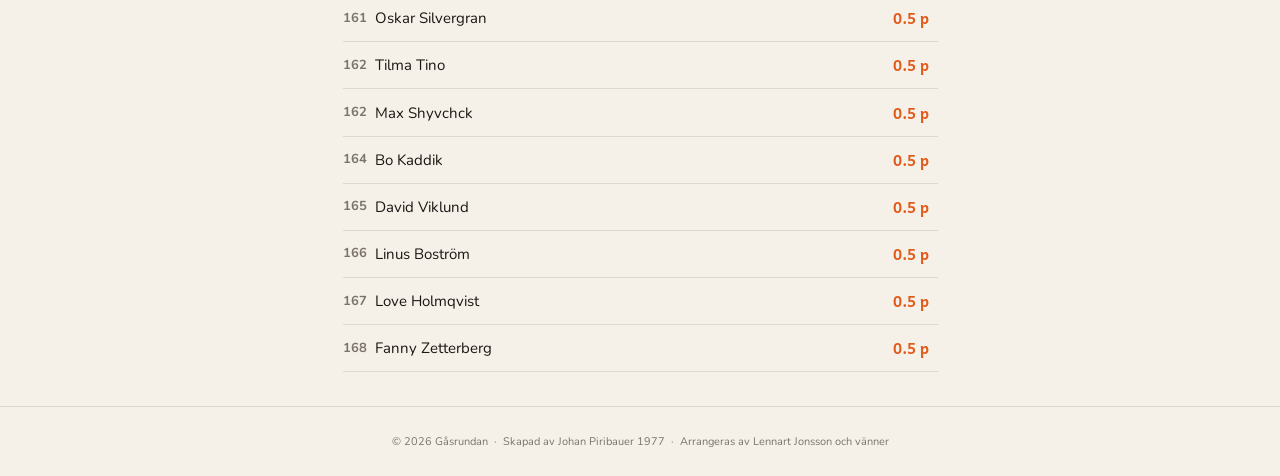
<file: pongligan.html>
<!DOCTYPE html>
<html lang="sv">
<head>
  <meta charset="UTF-8">
  <meta name="viewport" content="width=device-width, initial-scale=1.0">
  <title>Poängliga – Gåsrundan 2026</title>
  <meta name="description" content="Poängliga Gåsrundan 2026.">
  <link rel="stylesheet" href="css/gasrundan.css">
  <style>
    .points-key { display: flex; flex-wrap: wrap; gap: 6px; margin: 0.25rem 0 1.5rem; }
    .points-pill { font-size: 12px; font-weight: 600; background: var(--gc-card); border: 0.5px solid var(--gc-border); border-radius: 20px; padding: 3px 10px; color: var(--gc-muted); }
    .points-pill span { color: var(--gc-text); font-weight: 700; }
    .standing-full { width: 100%; border-collapse: collapse; margin-bottom: 2rem; }
    .standing-full th { text-align: left; font-size: 11px; font-weight: 700; letter-spacing: 0.08em; text-transform: uppercase; color: var(--gc-muted); padding: 0.4rem 0.5rem 0.4rem 0; border-bottom: 0.5px solid var(--gc-border); }
    .standing-full th.right { text-align: right; }
    .standing-full td { padding: 0.65rem 0.5rem 0.65rem 0; border-bottom: 0.5px solid var(--gc-border); font-size: 15px; vertical-align: middle; }
    .standing-full td:first-child { color: var(--gc-muted); font-size: 13px; font-weight: 700; width: 24px; }
    .standing-full td.total { text-align: right; font-weight: 700; font-family: var(--gc-andika); font-size: 15px; color: var(--gc-orange); white-space: nowrap; }
    .updated-note { font-size: 13px; color: var(--gc-muted); font-style: italic; margin-bottom: 1.5rem; }
    .standing-note { font-size: 13px; color: var(--gc-muted); font-style: italic; padding-bottom: 2rem; }
  </style>
</head>
<body>

<header>
  <div class="topbar">
    <span class="logo"><a href="index.html" class="logo-link">Gåsrundan</a></span>
     <img src="img/gasrundan-50.svg" alt="50 år" class="jubileum-emblem-img">
  </div>
  <div class="tagline-strip">
    En serie korta löptävlingar i Arvidsjaur för hela familjen
  </div>
</header>

<div id="sub-nav-container" class="sub-nav-container"></div>
<main class="main" id="main-content">
  <p class="loading">Laddar…</p>
</main>

<footer class="site-footer">
  © 2026 Gåsrundan &nbsp;·&nbsp; Skapad av Johan Piribauer 1977 &nbsp;·&nbsp; Arrangeras av Lennart Jonsson och vänner
</footer>

<script>
function fmtPts(p) {
  return Number.isInteger(p) ? p + ' p' : p.toFixed(1) + ' p';
}

function scrollSubNavToActive() {
  const nav = document.querySelector('.sub-nav');
  const active = nav && nav.querySelector('.sub-nav-pill.active');
  if (nav && active) {
    nav.scrollLeft = active.offsetLeft + active.closest('.sub-nav-pills').offsetLeft - 22;
  }
}

async function init() {
  const main = document.getElementById('main-content');

  let data;
  try {
    const res = await fetch('data/2026.json');
    if (!res.ok) throw new Error('HTTP ' + res.status);
    data = await res.json();
  } catch (e) {
    main.innerHTML = '<p class="error-msg">Kunde inte ladda data.</p>';
    return;
  }

  // Sub-nav
  const pills = data.rundor.map(r => {
    const haRes = r.resultat && r.resultat.length > 0;
    const cls = ['sub-nav-pill', !haRes ? 'no-results' : ''].filter(Boolean).join(' ');
    return `<a class="${cls}" href="lopp.html?runda=${r.nr}">Runda ${r.nr}</a>`;
  }).join('') + `<a class="sub-nav-pill active" href="pongligan.html">Poängliga</a>`;

  const subNavHTML = `
    <nav class="sub-nav">
      <span class="sub-nav-arrow disabled">&#8249;</span>
      <div class="sub-nav-pills">${pills}</div>
      <span class="sub-nav-arrow disabled">&#8250;</span>
    </nav>`;

  const stallning = data.stallning || [];
  const doneRundor = data.rundor.filter(r => r.resultat && r.resultat.length > 0);

  if (!stallning.length || !doneRundor.length) {
document.getElementById('sub-nav-container').innerHTML = subNavHTML;
scrollSubNavToActive();
main.innerHTML = `
      <h1 class="section-head" style="padding-top:1.25rem">Poängliga</h1>
      <p class="standing-note">Inga rundor avklarade ännu — poängligan publiceras efter runda 1.</p>`;
    return;
  }

  const rows = stallning.map(p =>
    `<tr>
      <td>${p.plats}</td>
      <td>${p.namn}</td>
      <td class="total">${fmtPts(p.poang)}</td>
    </tr>`
  ).join('');

document.getElementById('sub-nav-container').innerHTML = subNavHTML;
main.innerHTML = `
      <h1 class="section-head" style="padding-top:1.25rem">Poängliga 2026</h1>
    <p> Poäng ges till de främsta i varje runda; Ettan får 12 poäng, tvåan 9 och sedan 7-5-4-3-2-1 för placering tre till åtta. Från placering nio ges 0,5 poäng för alla
som deltar.</p>
<p>Bästa kille och tjej (de med högst poäng) får var sin pokal.
Vid samma poäng går den före som har bästa enskilda resultat på någon runda.</p>
  <h3>Poängligan 2026, efter ${doneRundor.length} av 10 rundor</h3>
    <table class="standing-full">
      <tbody>${rows}</tbody>
    </table>`;
}

init();
</script>
</body>
</html>
</file>
<file: css/gasrundan.css>
@import url('https://fonts.googleapis.com/css2?family=Andika:wght@400;700&family=Nunito:wght@400;600;700&display=swap');

:root {
  --gc-bg:           #F5F0E8;
  --gc-surface:      #EDE8DF;
  --gc-card:         #FAF7F2;
  --gc-orange:       #E05A1A;
  --gc-orange-light: #FAEDE5;
  --gc-text:         #1A1714;
  --gc-muted:        #7A746B;
  --gc-dark:         #3A2A1A;   /* mörkt band (tagline-strip) */
  --gc-dark-text:    #C8B49A;   /* ljus text på mörkt band */
  --gc-brown:        #5A4430;   /* brun text, t.ex. ingress */
  --gc-border:       rgba(90,80,60,0.15);
  --gc-andika:       'Andika', Georgia, serif;
  --gc-nunito:       'Nunito', system-ui, sans-serif;
  --gc-radius:       10px;
}

*, *::before, *::after { box-sizing: border-box; margin: 0; padding: 0; }
html { font-size: 17px; }
body {
  font-family: var(--gc-nunito);
  background: var(--gc-bg);
  color: var(--gc-text);
  line-height: 1.6;
  -webkit-font-smoothing: antialiased;
}

/* ── TOPBAR ── */
.topbar {
  position: sticky; top: 0; z-index: 100;
  display: flex; align-items: center; justify-content: space-between;
  padding: 0.85rem 1.25rem;
  background: var(--gc-bg);
  border-bottom: 0.5px solid var(--gc-border);
}
.topbar .logo {
  font-family: var(--gc-andika);
  font-weight: 700; font-size: 17px;
  letter-spacing: 0.22em; text-transform: uppercase;
  color: var(--gc-text); text-decoration: none;
}
.topbar-right {
  font-size: 12px; font-weight: 700;
  color: var(--gc-orange);
  display: flex; align-items: center; gap: 4px;
  text-decoration: none;
}

header {
  background: var(--gc-bg);
}


.logo-link {
  text-decoration: none;
  color: inherit;
}

/* ── JUBILEUM STRIP ── */
.jubileum-strip {
  text-align: center; padding: 0.45rem 1rem;
  background: var(--gc-text); color: var(--gc-bg);
  font-family: var(--gc-andika);
  font-size: 11px; font-weight: 700;
  letter-spacing: 0.18em; text-transform: uppercase;
}

/* ── HERO ── */
.hero { background: var(--gc-orange); color: #fff; padding: 1.4rem 1.25rem 1.6rem; }
.hero-eyebrow {
  font-size: 11px; font-weight: 700;
  letter-spacing: 0.1em; text-transform: uppercase;
  opacity: 0.75; margin-bottom: 0.35rem;
}
.hero-title { font-family: var(--gc-andika); font-weight: 700; font-size: 30px; line-height: 1.1; margin-bottom: 0.3rem; }
.hero-sub { font-size: 14px; opacity: 0.82; }
.hero-meta { margin-top: 0; display: flex; flex-direction: column; gap: 4px; }
.hero-meta-item { font-size: 14px; opacity: 0.8; }
.hero-done { background: var(--gc-surface); padding: 1.1rem 1.25rem; border-bottom: 0.5px solid var(--gc-border); }
.hero-done p { font-size: 14px; color: var(--gc-muted); }
.hero-done strong { color: var(--gc-text); }

/* ── INFO STRIP ── */
.info-strip {
  background: var(--gc-surface); padding: 0.65rem 1.25rem;
  font-size: 12px; color: var(--gc-muted);
  border-bottom: 0.5px solid var(--gc-border);
  display: flex; gap: 1.25rem; flex-wrap: wrap;
}

/* ── MAIN ── */
.main { max-width: 680px; margin: 0 auto; padding: 0 1.25rem; }
.sub-nav-container { max-width: 1060px; margin: 0 auto; padding: 0 1.25rem; }

@media (min-width: 720px) {
  .sub-nav-container { padding: 0 2.5rem; }
}


.section-head {
  font-family: var(--gc-andika); font-weight: 700; font-size: 22px;
  padding: 1.25rem 0 0.6rem;
}


.knytkalas-section p {
  margin-bottom: 1rem;
}

/* -- GENERAL TYPOGRAPHY -- */
h3 {
  font-family: var(--gc-andika);
  font-size: 1rem;
  margin: 2rem 0 1rem 0;
}


/* ── START PAGE ── */
.jubileum-emblem-img {
  height: 30px;
  width: auto;
  display: block;
}

.tagline-strip {
  background: var(--gc-dark);
  color: var(--gc-dark-text);
  text-align: center;
  padding: .75rem 2rem;
  font-size: .82rem;
  color: #c8b49a;
  letter-spacing: .07em;
  text-transform: uppercase;
  font-weight: 600;
}

.ingress {
  background: var(--color-beige);
  text-align: center;
  padding: 1.8rem 2rem 2rem;
}
.ingress p {
  font-size: 1.05rem;
  color: var(--gc-brown);
  letter-spacing: .03em;
  font-style: italic;
}

/* ── INNEHÅLLSBILD ── */
.content-photo {
  width: 100%;
  border-radius: var(--gc-radius);
  display: block;
  margin: 1rem 0;
}

/* ── FOTO-BAND ── */
.photo-band {
  width: 100%;
  height: 160px;
  overflow: hidden;
}
.photo-band img {
  width: 100%;
  height: 100%;
  object-fit: cover;
  object-position: center bottom;
  display: block;
}

@media (min-width: 720px) {
  .photo-band { height: 300px; }
}

/* ── PROGRAM LIST ── */
.runda-list { padding-bottom: 0.5rem; }
.runda-row {
  display: flex; align-items: center;
  padding: 0.8rem 0;
  border-bottom: 0.5px solid var(--gc-border);
  text-decoration: none; color: inherit;
}
.runda-row.done:hover .runda-nr { color: var(--gc-orange); }
.runda-nr {
  font-family: var(--gc-andika); font-weight: 700; font-size: 16px;
  width: 4.5rem; flex-shrink: 0; color: var(--gc-muted);
  transition: color 0.15s;
}
.runda-row.done .runda-nr  { color: var(--gc-text); }
.runda-row.next .runda-nr  { color: var(--gc-orange); }
.runda-info { flex: 1; padding: 0 0.75rem; }
.runda-dag  { font-size: 13px; font-weight: 600; color: var(--gc-text); }
.runda-row.upcoming .runda-dag { color: var(--gc-muted); }
.runda-dist { font-size: 12px; color: var(--gc-muted); }
.result-pill {
  font-size: 14px; font-weight: 700; color: var(--gc-orange);
  background: var(--gc-orange-light); border-radius: 20px;
  padding: 5px 13px; margin-left: 10px; flex-shrink: 0;
  border: 0.5px solid rgba(224,90,26,0.25);
}
.next-badge {
  font-size: 13px; font-weight: 700; letter-spacing: 0.04em; text-transform: uppercase;
  color: #fff; background: var(--gc-orange);
  border-radius: 20px; padding: 4px 11px; margin-left: 8px; flex-shrink: 0;
}

.event-badge {
  font-size: 13px;
  font-style: italic;
  color: var(--gc-orange);
  margin-left: 8px;
  text-align: right;
}
.event-badge::before {
  content: '✦ ';
  font-style: normal;
  font-size: 17px;
}

/* ── TOTALSTÄLLNING ── */
.standing-table { width: 100%; border-collapse: collapse; margin-bottom: 2rem; }
.standing-table td { padding: 0.55rem 0; border-bottom: 0.5px solid var(--gc-border); font-size: 14px; }
.standing-table td:first-child { color: var(--gc-muted); font-size: 12px; font-weight: 700; width: 28px; }
.standing-table td:last-child { text-align: right; font-weight: 700; font-family: var(--gc-nunito); font-size: 15px; color: var(--gc-orange); }
.standing-note { font-size: 15px; color: var(--gc-muted); font-style: italic; padding-bottom: 2rem; }

/* ── SUB-NAV ── */
.sub-nav {
  display: flex; align-items: center; gap: 4px;
  padding: 0.75rem 0;
  border-bottom: 0.5px solid var(--gc-border);
  overflow-x: auto; scrollbar-width: none;
  margin-bottom: 0.25rem;
}
.sub-nav::-webkit-scrollbar { display: none; }
.sub-nav-arrow {
  flex-shrink: 0; width: 28px; height: 28px; border-radius: 50%;
  display: flex; align-items: center; justify-content: center;
  border: 0.5px solid var(--gc-border);
  background: var(--gc-card); color: var(--gc-text);
  font-size: 15px; text-decoration: none; line-height: 1;
}
.sub-nav-arrow.disabled { opacity: 0.3; pointer-events: none; }
.sub-nav-pills { display: flex; gap: 4px; flex: 1; justify-content: center; }
.sub-nav-pill {
  flex-shrink: 0; padding: 5px 12px; border-radius: 20px;
  font-size: 13px; font-weight: 700; font-family: var(--gc-nunito);
  border: 0.5px solid var(--gc-border);
  background: var(--gc-card); color: var(--gc-muted);
  text-decoration: none; white-space: nowrap;
}
.sub-nav-pill.active  { background: var(--gc-orange); color: #fff; border-color: var(--gc-orange); }
.sub-nav-pill.no-results { opacity: 0.4; }

/* ── RESULTATSIDA ── */
.res-intro { padding: 1.25rem 0 0.75rem; }
.res-eyebrow {
  font-size: 11px; font-weight: 700;
  letter-spacing: 0.1em; text-transform: uppercase;
  color: var(--gc-orange); margin-bottom: 0.4rem;
}
.res-title {
  font-family: var(--gc-andika); font-weight: 700;
  font-size: 26px; line-height: 1.15; margin-bottom: 0;
}

/* Mobile: article → meta → results stacked */
.res-desktop-wrap { display: block; }

.res-article-area { padding: 0.75rem 0 0.25rem; }
.res-article { font-size: 16px; line-height: 1.75; margin-bottom: 0.85rem; }
.res-article:last-child { margin-bottom: 0; }

/* Meta: full-width stacked on mobile */
.res-meta-col { margin: 1rem 0 1.25rem; }
.meta-row { display: flex; flex-direction: column; gap: 10px; }
.meta-box {
  background: var(--gc-card); border: 0.5px solid var(--gc-border);
  border-radius: var(--gc-radius); overflow: hidden;
}
.meta-item { padding: 0.6rem 0.9rem; }
.meta-item + .meta-item { border-top: 0.5px solid var(--gc-border); }
.meta-label {
  font-size: 11px; font-weight: 700;
  letter-spacing: 0.08em; text-transform: uppercase;
  color: var(--gc-muted); margin-bottom: 2px;
}
.meta-value { font-size: 15px; font-weight: 600; }

.res-results-area { margin-top: 1.75rem; }
.results-title {
  font-family: var(--gc-andika); font-weight: 700; font-size: 20px;
  color: var(--gc-orange); margin-bottom: 0.6rem;
}
.result-row {
  display: flex; align-items: baseline;
  padding: 0.65rem 0;
  border-bottom: 0.5px solid var(--gc-border);
}
.res-nr { font-size: 13px; font-weight: 700; color: var(--gc-muted); width: 36px; flex-shrink: 0; }
.res-name { flex: 1; font-size: 16px; font-weight: 600; color: var(--gc-text); }
.res-tid  { font-size: 16px; font-weight: 600; font-family: var(--gc-nunito); color: var(--gc-text); }

/* ── ERROR / LOADING ── */
.loading, .error-msg { text-align: center; padding: 3rem 1rem; font-size: 14px; color: var(--gc-muted); }
.error-msg { color: #a32d2d; }

/* ── DIKT ── */
.poem-section {
  margin-top: 2rem;
  padding: 2rem 0 2.5rem;
}
.poem-title {
  font-family: var(--gc-andika);
  font-weight: 700;
  font-size: 17px;
  color: var(--gc-text);
  margin-bottom: 1rem;
}
.poem-body {
  font-family: var(--gc-nunito);
  font-style: italic;
  font-size: 15px;
  line-height: 1.85;
  color: var(--gc-brown);
  white-space: pre-line;
}
.poem-attribution {
  margin-top: 1.25rem;
  font-size: 12px;
  font-weight: 700;
  letter-spacing: 0.06em;
  text-transform: uppercase;
  color: var(--gc-muted);
}

/* ── FOOTER ── */
.site-footer {
  text-align: center; font-size: 11px;
  color: var(--gc-muted); padding: 1.5rem 1.25rem;
  border-top: 0.5px solid var(--gc-border); margin-top: 1rem;
}

/* ── DESKTOP ── */
@media (min-width: 720px) {
  .topbar      { padding: 1rem 2.5rem; }
  .info-strip  { padding: 0.65rem 2.5rem; }
  .hero        { padding: 2rem 2.5rem; }
  .hero-title  { font-size: 30px; }
  .main        { padding: 0 2.5rem; }
  .main--wide  { max-width: 1060px; }

  /* Typografi-boost desktop */
  .section-head          { font-size: 24px; }
  .runda-nr              { font-size: 18px; }
  .runda-dag             { font-size: 15px; }
  .runda-dist            { font-size: 14px; }
  .result-pill           { font-size: 15px; }
  .standing-table td     { font-size: 16px; }
  .hero-title            { font-size: 34px; }
  .hero-sub              { font-size: 16px; }
  .hero-meta-item        { font-size: 16px; }
  .res-article           { font-size: 17px; }
  .results-title         { font-size: 22px; }
  .res-name, .res-tid    { font-size: 17px; }
  .poem-body             { font-size: 16px; }
  .event-badge           { font-size: 14px; }


  /* Fix för startsidan */
  .runda-nr { width: 6.5rem; }

  /* Resultatsida: rubrik full bredd, sedan 2 kolumner */
  .res-title { font-size: 42px; line-height: 1.05; }

  .res-desktop-wrap {
    display: grid;
    grid-template-columns: 1fr 260px;
    grid-template-areas:
      "article meta"
      "results meta";
    column-gap: 3rem;
    align-items: start;
  }
  .res-article-area { grid-area: article; padding-top: 0; }
  .res-meta-col     { grid-area: meta; margin: 0; }
  .res-results-area { grid-area: results; }

  .meta-row { flex-direction: column; gap: 10px; }
}
</file>
